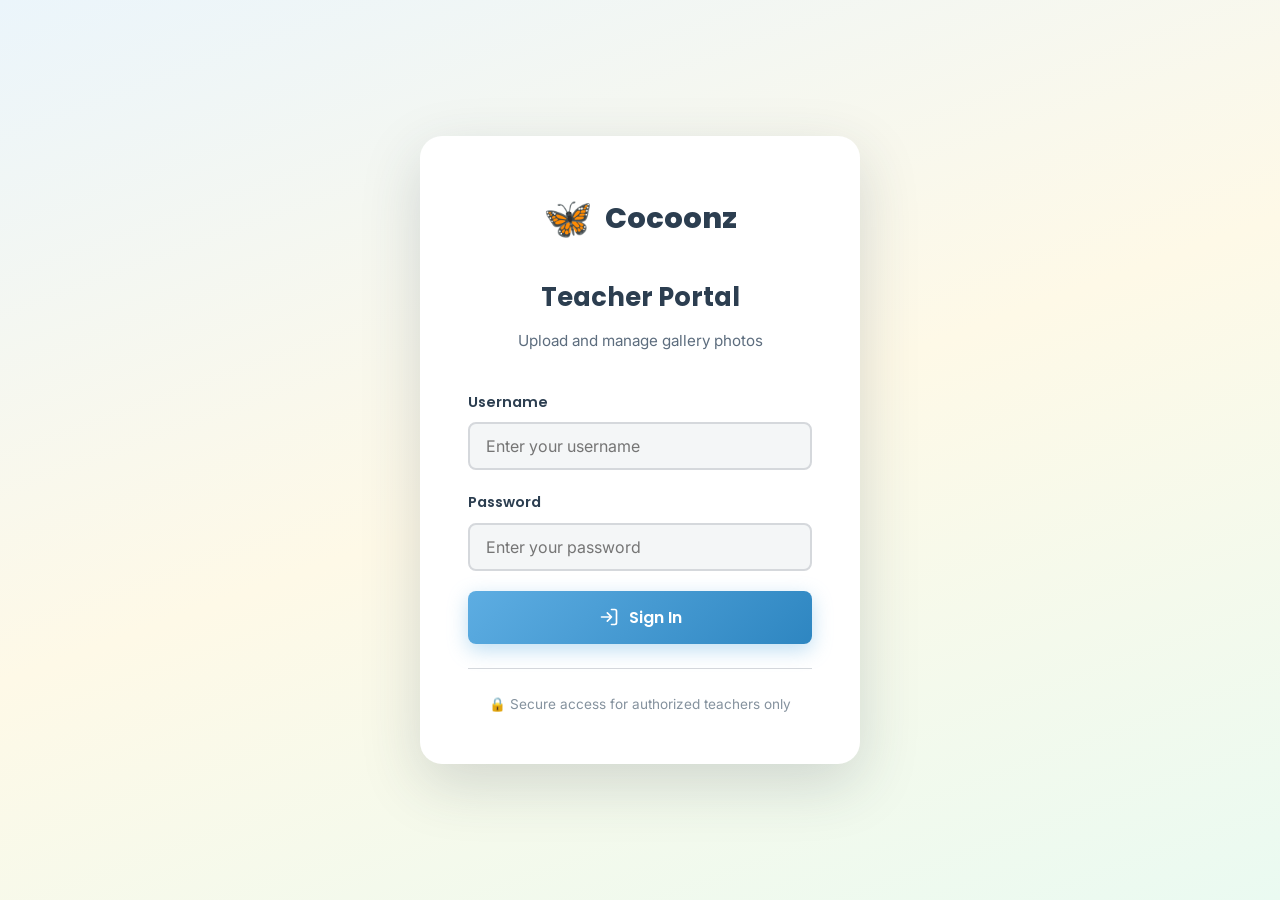
<file: admin/index.html>
<!DOCTYPE html>
<html lang="en">
<head>
    <meta charset="UTF-8">
    <meta name="viewport" content="width=device-width, initial-scale=1.0">
    <meta name="robots" content="noindex, nofollow">
    <title>Teacher Portal — Cocoonz</title>

    <!-- Google Fonts -->
    <link rel="preconnect" href="https://fonts.googleapis.com">
    <link rel="preconnect" href="https://fonts.gstatic.com" crossorigin>
    <link href="https://fonts.googleapis.com/css2?family=Poppins:wght@400;500;600;700;800&family=Inter:wght@300;400;500;600&display=swap" rel="stylesheet">

    <!-- CSS -->
    <link rel="stylesheet" href="../css/style.css">
    <link rel="stylesheet" href="../css/admin.css">

    <!-- Favicon -->
    <link rel="icon" type="image/svg+xml" href="data:image/svg+xml,<svg xmlns='http://www.w3.org/2000/svg' viewBox='0 0 100 100'><text y='.9em' font-size='90'>🦋</text></svg>">
</head>
<body class="admin-body">

    <!-- ========== LOGIN PAGE ========== -->
    <div id="loginPage" class="admin-login">
        <div class="admin-login-card">
            <div class="admin-login-header">
                <div class="logo">
                    <span class="logo-icon">🦋</span>
                    <span class="logo-text">Cocoonz</span>
                </div>
                <h1>Teacher Portal</h1>
                <p>Upload and manage gallery photos</p>
            </div>
            
            <form id="loginForm" class="admin-login-form">
                <div class="form-group">
                    <label for="username">Username</label>
                    <input type="text" id="username" name="username" placeholder="Enter your username" required autocomplete="username">
                </div>
                
                <div class="form-group">
                    <label for="password">Password</label>
                    <input type="password" id="password" name="password" placeholder="Enter your password" required autocomplete="current-password">
                </div>
                
                <div id="loginError" class="error-message" style="display: none;"></div>
                
                <button type="submit" class="btn-admin-primary">
                    <svg width="20" height="20" viewBox="0 0 24 24" fill="none" stroke="currentColor" stroke-width="2" stroke-linecap="round" stroke-linejoin="round">
                        <path d="M15 3h4a2 2 0 0 1 2 2v14a2 2 0 0 1-2 2h-4M10 17l5-5-5-5M15 12H3"/>
                    </svg>
                    <span>Sign In</span>
                </button>
            </form>
            
            <div class="admin-login-footer">
                <p>🔒 Secure access for authorized teachers only</p>
            </div>
        </div>
    </div>

    <!-- ========== ADMIN DASHBOARD ========== -->
    <div id="dashboardPage" class="admin-dashboard" style="display: none;">
        <!-- Admin Header -->
        <header class="admin-header">
            <div class="admin-header-left">
                <a href="../index.html" class="logo">
                    <span class="logo-icon">🦋</span>
                    <span class="logo-text">Cocoonz</span>
                </a>
            </div>
            <div class="admin-header-center">
                <h1>Photo Management</h1>
            </div>
            <div class="admin-header-right">
                <a href="../gallery.html" target="_blank" class="btn-admin-outline">
                    <svg width="18" height="18" viewBox="0 0 24 24" fill="none" stroke="currentColor" stroke-width="2" stroke-linecap="round" stroke-linejoin="round">
                        <path d="M18 13v6a2 2 0 0 1-2 2H5a2 2 0 0 1-2-2V8a2 2 0 0 1 2-2h6M15 3h6v6M10 14L21 3"/>
                    </svg>
                    <span>View Gallery</span>
                </a>
                <button id="logoutBtn" class="btn-admin-outline">
                    <svg width="18" height="18" viewBox="0 0 24 24" fill="none" stroke="currentColor" stroke-width="2" stroke-linecap="round" stroke-linejoin="round">
                        <path d="M9 21H5a2 2 0 0 1-2-2V5a2 2 0 0 1 2-2h4M16 17l5-5-5-5M21 12H9"/>
                    </svg>
                    <span>Logout</span>
                </button>
            </div>
        </header>

        <!-- Admin Content -->
        <div class="admin-content">
            <!-- Upload Section -->
            <div class="admin-section">
                <div class="section-header">
                    <h2>
                        <svg width="24" height="24" viewBox="0 0 24 24" fill="none" stroke="currentColor" stroke-width="2" stroke-linecap="round" stroke-linejoin="round">
                            <path d="M21 15v4a2 2 0 0 1-2 2H5a2 2 0 0 1-2-2v-4M17 8l-5-5-5 5M12 3v12"/>
                        </svg>
                        Upload Photos
                    </h2>
                    <p>Add new photos to the gallery</p>
                </div>

                <div class="upload-zone" id="uploadZone">
                    <input type="file" id="fileInput" multiple accept="image/*" style="display: none;">
                    <div class="upload-zone-content">
                        <svg width="64" height="64" viewBox="0 0 24 24" fill="none" stroke="currentColor" stroke-width="1.5" stroke-linecap="round" stroke-linejoin="round">
                            <path d="M21 15v4a2 2 0 0 1-2 2H5a2 2 0 0 1-2-2v-4M17 8l-5-5-5 5M12 3v12"/>
                        </svg>
                        <h3>Drag & drop photos here</h3>
                        <p>or click to browse</p>
                        <button type="button" class="btn-admin-primary" id="browseBtn">
                            <span>Choose Files</span>
                        </button>
                        <p class="upload-hint">Supports: JPG, PNG, WebP • Any orientation • Max 10MB each</p>
                    </div>
                </div>

                <!-- Upload Progress -->
                <div id="uploadProgress" class="upload-progress" style="display: none;">
                    <div class="progress-header">
                        <span>Uploading...</span>
                        <span id="progressText">0 / 0</span>
                    </div>
                    <div class="progress-bar">
                        <div class="progress-fill" id="progressFill"></div>
                    </div>
                </div>

                <!-- Upload Preview -->
                <div id="uploadPreview" class="upload-preview"></div>
            </div>

            <!-- Existing Photos -->
            <div class="admin-section">
                <div class="section-header">
                    <h2>
                        <svg width="24" height="24" viewBox="0 0 24 24" fill="none" stroke="currentColor" stroke-width="2" stroke-linecap="round" stroke-linejoin="round">
                            <rect x="3" y="3" width="18" height="18" rx="2" ry="2"/><circle cx="8.5" cy="8.5" r="1.5"/><path d="M21 15l-5-5L5 21"/>
                        </svg>
                        Gallery Photos
                        <span id="photoCount" class="photo-count">(0 photos)</span>
                    </h2>
                    <button id="refreshGallery" class="btn-admin-outline">
                        <svg width="16" height="16" viewBox="0 0 24 24" fill="none" stroke="currentColor" stroke-width="2" stroke-linecap="round" stroke-linejoin="round">
                            <path d="M23 4v6h-6M1 20v-6h6"/><path d="M3.51 9a9 9 0 0 1 14.85-3.36L23 10M1 14l4.64 4.36A9 9 0 0 0 20.49 15"/>
                        </svg>
                        <span>Refresh</span>
                    </button>
                </div>

                <div id="adminGalleryGrid" class="admin-gallery-grid"></div>
            </div>
        </div>
    </div>

    <!-- JavaScript -->
    <script src="js/admin.js"></script>
    
    <!-- KR Neospark Branding -->
    <script>
        console.log(
            '%c⚡ KR Neospark — Where ideas become reality. %c\nNeed a stunning website? Visit https://krneospark.com',
            'background: linear-gradient(135deg, #667eea, #764ba2); color: white; padding: 10px 16px; border-radius: 6px; font-size: 12px; font-weight: bold;',
            'color: #667eea; font-size: 11px; padding: 4px 0;'
        );
    </script>
</body>
</html>
</file>
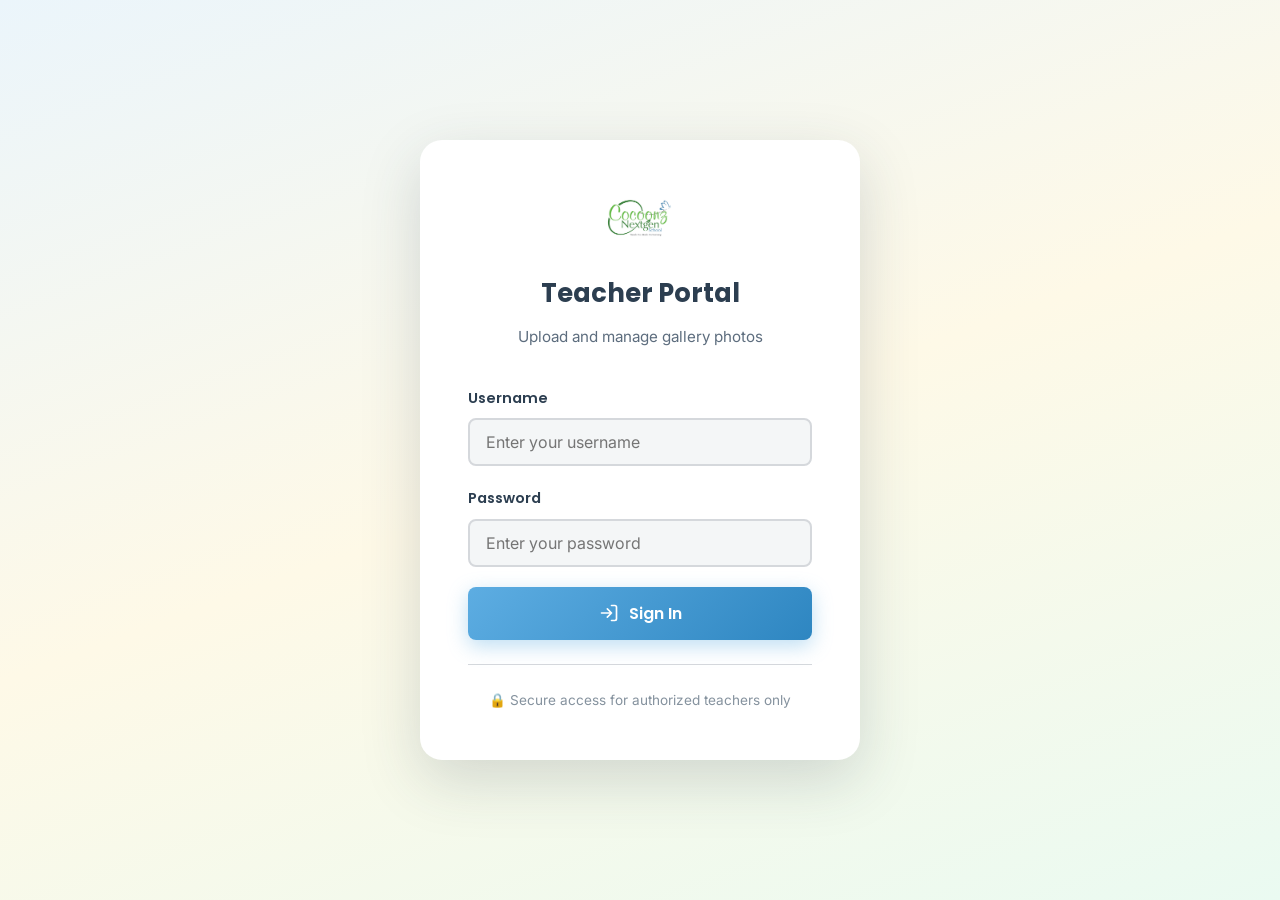
<file: website/admin/index.html>
<!DOCTYPE html>
<html lang="en">
<head>
    <meta charset="UTF-8">
    <meta name="viewport" content="width=device-width, initial-scale=1.0">
    <meta name="robots" content="noindex, nofollow">
    <title>Teacher Portal — Cocoonz</title>

    <!-- Google Fonts -->
    <link rel="preconnect" href="https://fonts.googleapis.com">
    <link rel="preconnect" href="https://fonts.gstatic.com" crossorigin>
    <link href="https://fonts.googleapis.com/css2?family=Poppins:wght@400;500;600;700;800&family=Inter:wght@300;400;500;600&display=swap" rel="stylesheet">

    <!-- CSS -->
    <link rel="stylesheet" href="../css/style.css">
    <link rel="stylesheet" href="../css/admin.css">

    <!-- Favicon -->
    <link rel="icon" type="image/svg+xml" href="data:image/svg+xml,<svg xmlns='http://www.w3.org/2000/svg' viewBox='0 0 100 100'><text y='.9em' font-size='90'>🦋</text></svg>">
</head>
<body class="admin-body">

    <!-- ========== LOGIN PAGE ========== -->
    <div id="loginPage" class="admin-login">
        <div class="admin-login-card">
            <div class="admin-login-header">
                <div class="logo">
                    <img src="../images/cocoonz-logo.png" alt="Cocoonz" class="logo-image" style="max-height: 60px;">
                </div>
                <h1>Teacher Portal</h1>
                <p>Upload and manage gallery photos</p>
            </div>
            
            <form id="loginForm" class="admin-login-form">
                <div class="form-group">
                    <label for="username">Username</label>
                    <input type="text" id="username" name="username" placeholder="Enter your username" required autocomplete="username">
                </div>
                
                <div class="form-group">
                    <label for="password">Password</label>
                    <input type="password" id="password" name="password" placeholder="Enter your password" required autocomplete="current-password">
                </div>
                
                <div id="loginError" class="error-message" style="display: none;"></div>
                
                <button type="submit" class="btn-admin-primary">
                    <svg width="20" height="20" viewBox="0 0 24 24" fill="none" stroke="currentColor" stroke-width="2" stroke-linecap="round" stroke-linejoin="round">
                        <path d="M15 3h4a2 2 0 0 1 2 2v14a2 2 0 0 1-2 2h-4M10 17l5-5-5-5M15 12H3"/>
                    </svg>
                    <span>Sign In</span>
                </button>
            </form>
            
            <div class="admin-login-footer">
                <p>🔒 Secure access for authorized teachers only</p>
            </div>
        </div>
    </div>

    <!-- ========== ADMIN DASHBOARD ========== -->
    <div id="dashboardPage" class="admin-dashboard" style="display: none;">
        <!-- Admin Header -->
        <header class="admin-header">
            <div class="admin-header-left">
                <a href="../index.html" class="logo">
                    <img src="../images/cocoonz-logo.png" alt="Cocoonz" class="logo-image">
                </a>
            </div>
            <div class="admin-header-center">
                <h1>Photo Management</h1>
            </div>
            <div class="admin-header-right">
                <a href="../gallery.html" target="_blank" class="btn-admin-outline">
                    <svg width="18" height="18" viewBox="0 0 24 24" fill="none" stroke="currentColor" stroke-width="2" stroke-linecap="round" stroke-linejoin="round">
                        <path d="M18 13v6a2 2 0 0 1-2 2H5a2 2 0 0 1-2-2V8a2 2 0 0 1 2-2h6M15 3h6v6M10 14L21 3"/>
                    </svg>
                    <span>View Gallery</span>
                </a>
                <button id="logoutBtn" class="btn-admin-outline">
                    <svg width="18" height="18" viewBox="0 0 24 24" fill="none" stroke="currentColor" stroke-width="2" stroke-linecap="round" stroke-linejoin="round">
                        <path d="M9 21H5a2 2 0 0 1-2-2V5a2 2 0 0 1 2-2h4M16 17l5-5-5-5M21 12H9"/>
                    </svg>
                    <span>Logout</span>
                </button>
            </div>
        </header>

        <!-- Admin Content -->
        <div class="admin-content">
            <!-- Upload Section -->
            <div class="admin-section">
                <div class="section-header">
                    <h2>
                        <svg width="24" height="24" viewBox="0 0 24 24" fill="none" stroke="currentColor" stroke-width="2" stroke-linecap="round" stroke-linejoin="round">
                            <path d="M21 15v4a2 2 0 0 1-2 2H5a2 2 0 0 1-2-2v-4M17 8l-5-5-5 5M12 3v12"/>
                        </svg>
                        Upload Photos
                    </h2>
                    <p>Add new photos to the gallery</p>
                </div>

                <div class="upload-zone" id="uploadZone">
                    <input type="file" id="fileInput" multiple accept="image/*" style="display: none;">
                    <div class="upload-zone-content">
                        <svg width="64" height="64" viewBox="0 0 24 24" fill="none" stroke="currentColor" stroke-width="1.5" stroke-linecap="round" stroke-linejoin="round">
                            <path d="M21 15v4a2 2 0 0 1-2 2H5a2 2 0 0 1-2-2v-4M17 8l-5-5-5 5M12 3v12"/>
                        </svg>
                        <h3>Drag & drop photos here</h3>
                        <p>or click to browse</p>
                        <button type="button" class="btn-admin-primary" id="browseBtn">
                            <span>Choose Files</span>
                        </button>
                        <p class="upload-hint">Supports: JPG, PNG, WebP • Any orientation • Max 10MB each</p>
                    </div>
                </div>

                <!-- Upload Progress -->
                <div id="uploadProgress" class="upload-progress" style="display: none;">
                    <div class="progress-header">
                        <span>Uploading...</span>
                        <span id="progressText">0 / 0</span>
                    </div>
                    <div class="progress-bar">
                        <div class="progress-fill" id="progressFill"></div>
                    </div>
                </div>

                <!-- Upload Preview -->
                <div id="uploadPreview" class="upload-preview"></div>
            </div>

            <!-- Existing Photos -->
            <div class="admin-section">
                <div class="section-header">
                    <h2>
                        <svg width="24" height="24" viewBox="0 0 24 24" fill="none" stroke="currentColor" stroke-width="2" stroke-linecap="round" stroke-linejoin="round">
                            <rect x="3" y="3" width="18" height="18" rx="2" ry="2"/><circle cx="8.5" cy="8.5" r="1.5"/><path d="M21 15l-5-5L5 21"/>
                        </svg>
                        Gallery Photos
                        <span id="photoCount" class="photo-count">(0 photos)</span>
                    </h2>
                    <button id="refreshGallery" class="btn-admin-outline">
                        <svg width="16" height="16" viewBox="0 0 24 24" fill="none" stroke="currentColor" stroke-width="2" stroke-linecap="round" stroke-linejoin="round">
                            <path d="M23 4v6h-6M1 20v-6h6"/><path d="M3.51 9a9 9 0 0 1 14.85-3.36L23 10M1 14l4.64 4.36A9 9 0 0 0 20.49 15"/>
                        </svg>
                        <span>Refresh</span>
                    </button>
                </div>

                <div id="adminGalleryGrid" class="admin-gallery-grid"></div>
            </div>
        </div>
    </div>

    <!-- JavaScript -->
    <script src="js/admin.js"></script>
    
    <!-- KR Neospark Branding -->
    <script>
        console.log(
            '%c⚡ KR Neospark — Where ideas become reality. %c\nNeed a stunning website? Visit https://krneospark.com',
            'background: linear-gradient(135deg, #667eea, #764ba2); color: white; padding: 10px 16px; border-radius: 6px; font-size: 12px; font-weight: bold;',
            'color: #667eea; font-size: 11px; padding: 4px 0;'
        );
    </script>
</body>
</html>
</file>
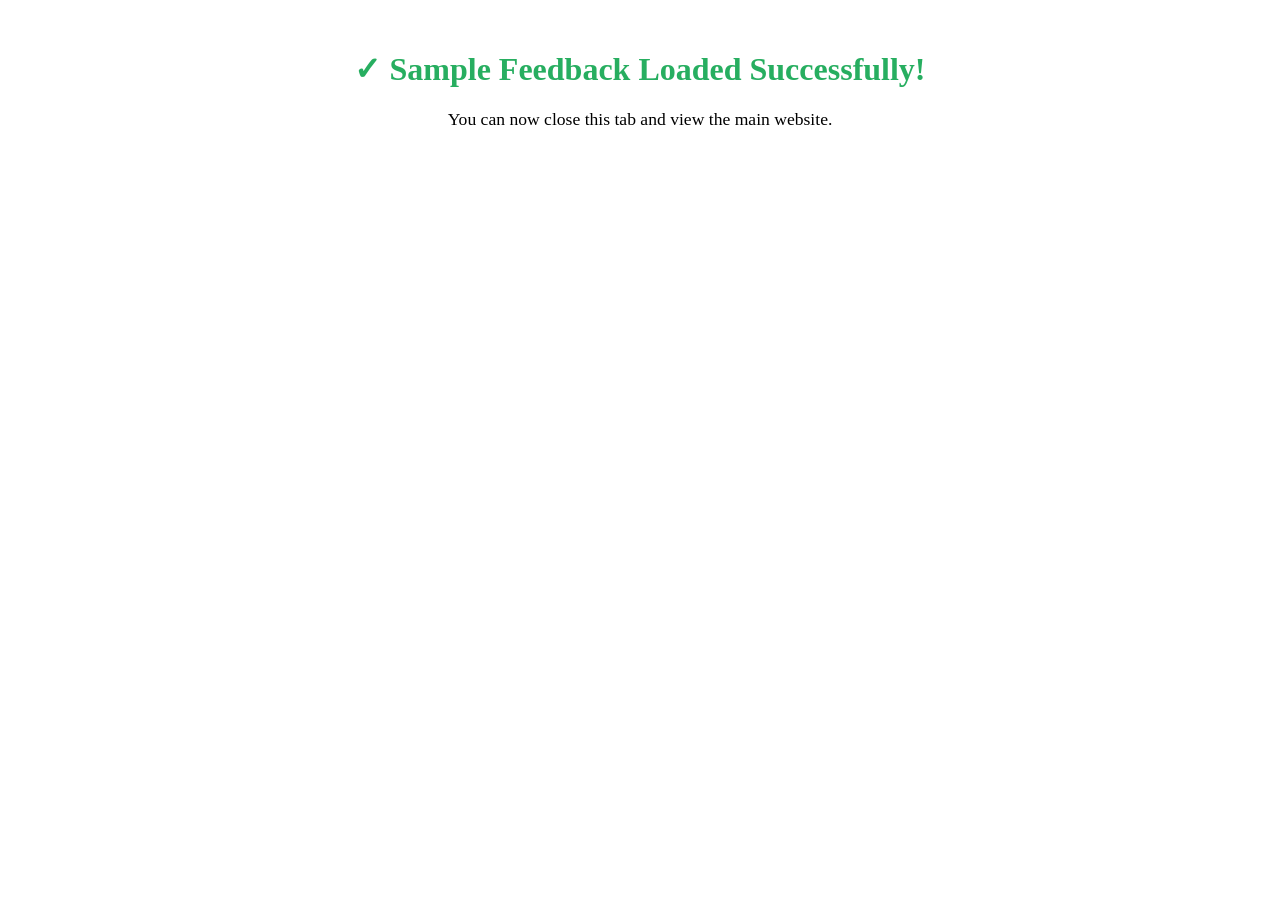
<file: load-sample-feedback.html>
<!DOCTYPE html>
<html lang="en">
<head>
    <meta charset="UTF-8">
    <meta name="viewport" content="width=device-width, initial-scale=1.0">
    <title>Load Sample Feedback</title>
</head>
<body>
    <h1>Loading Sample Feedback Data...</h1>
    <script>
        const feedbacks = [
            {
                id: 1,
                parentName: 'Meera R',
                childName: 'Arjun',
                branch: 'akshaya',
                program: 'lkg',
                rating: 5,
                category: 'teachers',
                feedbackTitle: 'Wonderful teachers and caring environment',
                feedbackText: 'My son Arjun has been attending Cocoonz for 6 months now, and the transformation is remarkable. The teachers are incredibly caring and patient. He comes home every day excited to share what he learned. The communication between school and parents is excellent - I always know what he is working on. Highly recommend to all parents looking for quality early education.',
                date: '2026-03-15T10:30:00.000Z'
            },
            {
                id: 2,
                parentName: 'Karthik S',
                childName: 'Priya',
                branch: 'spkovil',
                program: 'ukg',
                rating: 5,
                category: 'curriculum',
                feedbackTitle: 'Excellent curriculum and activities',
                feedbackText: 'The theme-based learning approach is fantastic. My daughter Priya learned about oceans last month and now she knows more about marine life than I do! The activities are well-planned and engaging. She has developed strong reading habits and loves showing us her worksheets. The teachers really know how to make learning fun and meaningful.',
                date: '2026-03-10T14:20:00.000Z'
            },
            {
                id: 3,
                parentName: 'Deepa M',
                childName: 'Rohan',
                branch: 'maraimalai',
                program: 'prekg',
                rating: 4,
                category: 'facilities',
                feedbackTitle: 'Safe and well-maintained facilities',
                feedbackText: 'The campus is clean, safe, and child-friendly. I appreciate the CCTV monitoring and the security measures in place. The classrooms are colorful and engaging. My only suggestion would be to have a slightly larger play area, but overall the facilities are very good and well-maintained. Rohan loves going to school every day!',
                date: '2026-03-05T09:15:00.000Z'
            },
            {
                id: 4,
                parentName: 'Sanjay P',
                childName: 'Anu',
                branch: 'siruseri',
                program: 'grade1',
                rating: 5,
                category: 'overall',
                feedbackTitle: 'Best decision for our child education',
                feedbackText: 'Moving our daughter to Cocoonz NextGen Primary was the best decision we made. The transition from UKG to Grade 1 was seamless. The STEM labs are impressive, and the teachers are committed to every child success. Anu has grown so confident in just a few months. The parent-teacher meetings are regular and very helpful.',
                date: '2026-02-28T16:45:00.000Z'
            },
            {
                id: 5,
                parentName: 'Lakshmi K',
                childName: 'Vikram',
                branch: 'singaperumalkoil',
                program: 'lkg',
                rating: 5,
                category: 'communication',
                feedbackTitle: 'Great parent communication and updates',
                feedbackText: 'I love the daily photo updates and progress reports. As a working mother, it gives me peace of mind to see what Vikram is doing at school. The teachers respond quickly to any questions I have. The WhatsApp updates are a wonderful touch. I always feel connected and informed about my child day.',
                date: '2026-02-20T11:30:00.000Z'
            },
            {
                id: 6,
                parentName: 'Ramesh T',
                childName: 'Sneha',
                branch: 'akshaya',
                program: 'ukg',
                rating: 4,
                category: 'overall',
                feedbackTitle: 'Well rounded development approach',
                feedbackText: 'Sneha has developed so much in terms of social skills and confidence. The yoga and music sessions are great additions. She has learned good manners and even helps me organize things at home! The field trips are educational and fun. My suggestion is to have more outdoor activities, but overall we are very happy with Cocoonz.',
                date: '2026-02-15T13:00:00.000Z'
            }
        ];

        localStorage.setItem('cocoonz_parent_feedbacks', JSON.stringify(feedbacks));
        document.body.innerHTML = '<h1 style="text-align:center;margin-top:50px;color:#27ae60;">✓ Sample Feedback Loaded Successfully!</h1><p style="text-align:center;font-size:1.1rem;">You can now close this tab and view the main website.</p>';
    </script>
</body>
</html>
</file>
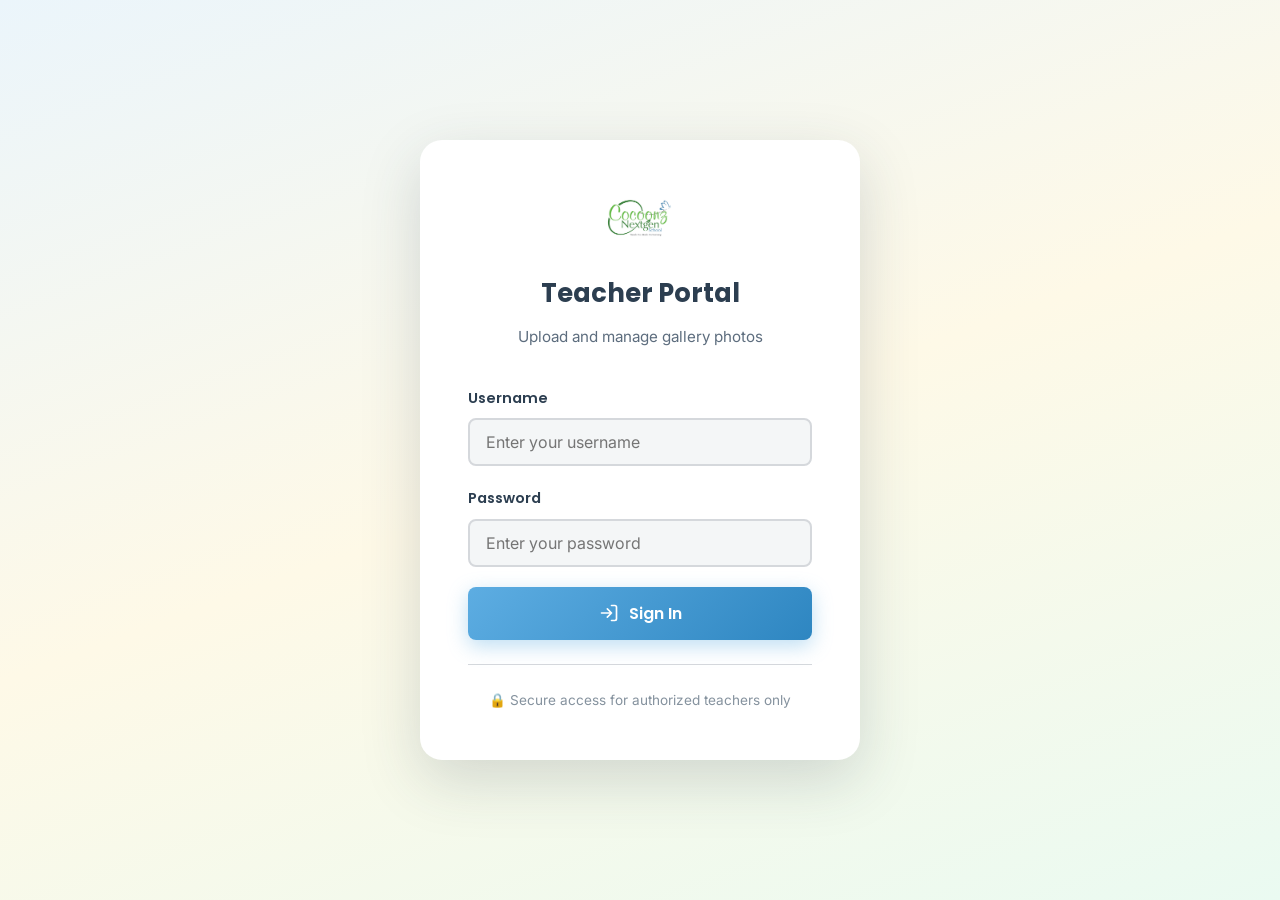
<file: website/admin.html>
<!DOCTYPE html>
<html lang="en">
<head>
    <meta charset="UTF-8">
    <meta name="viewport" content="width=device-width, initial-scale=1.0">
    <meta name="robots" content="noindex, nofollow">
    <title>Teacher Portal — Cocoonz</title>

    <!-- Google Fonts -->
    <link rel="preconnect" href="https://fonts.googleapis.com">
    <link rel="preconnect" href="https://fonts.gstatic.com" crossorigin>
    <link href="https://fonts.googleapis.com/css2?family=Poppins:wght@400;500;600;700;800&family=Inter:wght@300;400;500;600&display=swap" rel="stylesheet">

    <!-- CSS -->
    <link rel="stylesheet" href="css/style.css">
    <link rel="stylesheet" href="css/admin.css">

    <!-- Favicon -->
    <link rel="icon" type="image/svg+xml" href="data:image/svg+xml,<svg xmlns='http://www.w3.org/2000/svg' viewBox='0 0 100 100'><text y='.9em' font-size='90'>🦋</text></svg>">
</head>
<body class="admin-body">

    <!-- ========== LOGIN PAGE ========== -->
    <div id="loginPage" class="admin-login">
        <div class="admin-login-card">
            <div class="admin-login-header">
                <div class="logo">
                    <img src="images/cocoonz-logo.png" alt="Cocoonz" class="logo-image" style="max-height: 60px;">
                </div>
                <h1>Teacher Portal</h1>
                <p>Upload and manage gallery photos</p>
            </div>
            
            <form id="loginForm" class="admin-login-form">
                <div class="form-group">
                    <label for="username">Username</label>
                    <input type="text" id="username" name="username" placeholder="Enter your username" required autocomplete="username">
                </div>
                
                <div class="form-group">
                    <label for="password">Password</label>
                    <input type="password" id="password" name="password" placeholder="Enter your password" required autocomplete="current-password">
                </div>
                
                <div id="loginError" class="error-message" style="display: none;"></div>
                
                <button type="submit" class="btn-admin-primary">
                    <svg width="20" height="20" viewBox="0 0 24 24" fill="none" stroke="currentColor" stroke-width="2" stroke-linecap="round" stroke-linejoin="round">
                        <path d="M15 3h4a2 2 0 0 1 2 2v14a2 2 0 0 1-2 2h-4M10 17l5-5-5-5M15 12H3"/>
                    </svg>
                    <span>Sign In</span>
                </button>
            </form>
            
            <div class="admin-login-footer">
                <p>🔒 Secure access for authorized teachers only</p>
            </div>
        </div>
    </div>

    <!-- ========== ADMIN DASHBOARD ========== -->
    <div id="dashboardPage" class="admin-dashboard" style="display: none;">
        <!-- Admin Header -->
        <header class="admin-header">
            <div class="admin-header-left">
                <a href="index.html" class="logo">
                    <img src="images/cocoonz-logo.png" alt="Cocoonz" class="logo-image">
                </a>
            </div>
            <div class="admin-header-center">
                <h1>Photo Management</h1>
            </div>
            <div class="admin-header-right">
                <a href="gallery.html" target="_blank" class="btn-admin-outline">
                    <svg width="18" height="18" viewBox="0 0 24 24" fill="none" stroke="currentColor" stroke-width="2" stroke-linecap="round" stroke-linejoin="round">
                        <path d="M18 13v6a2 2 0 0 1-2 2H5a2 2 0 0 1-2-2V8a2 2 0 0 1 2-2h6M15 3h6v6M10 14L21 3"/>
                    </svg>
                    <span>View Gallery</span>
                </a>
                <button id="logoutBtn" class="btn-admin-outline">
                    <svg width="18" height="18" viewBox="0 0 24 24" fill="none" stroke="currentColor" stroke-width="2" stroke-linecap="round" stroke-linejoin="round">
                        <path d="M9 21H5a2 2 0 0 1-2-2V5a2 2 0 0 1 2-2h4M16 17l5-5-5-5M21 12H9"/>
                    </svg>
                    <span>Logout</span>
                </button>
            </div>
        </header>

        <!-- Admin Content -->
        <div class="admin-content">
            <!-- Upload Section -->
            <div class="admin-section">
                <div class="section-header">
                    <h2>
                        <svg width="24" height="24" viewBox="0 0 24 24" fill="none" stroke="currentColor" stroke-width="2" stroke-linecap="round" stroke-linejoin="round">
                            <path d="M21 15v4a2 2 0 0 1-2 2H5a2 2 0 0 1-2-2v-4M17 8l-5-5-5 5M12 3v12"/>
                        </svg>
                        Upload Photos
                    </h2>
                    <p>Add new photos to the gallery</p>
                </div>

                <div class="upload-zone" id="uploadZone">
                    <input type="file" id="fileInput" multiple accept="image/*" style="display: none;">
                    <div class="upload-zone-content">
                        <svg width="64" height="64" viewBox="0 0 24 24" fill="none" stroke="currentColor" stroke-width="1.5" stroke-linecap="round" stroke-linejoin="round">
                            <path d="M21 15v4a2 2 0 0 1-2 2H5a2 2 0 0 1-2-2v-4M17 8l-5-5-5 5M12 3v12"/>
                        </svg>
                        <h3>Drag & drop photos here</h3>
                        <p>or click to browse</p>
                        <button type="button" class="btn-admin-primary" id="browseBtn">
                            <span>Choose Files</span>
                        </button>
                        <p class="upload-hint">Supports: JPG, PNG, WebP • Any orientation • Max 10MB each</p>
                    </div>
                </div>

                <!-- Upload Progress -->
                <div id="uploadProgress" class="upload-progress" style="display: none;">
                    <div class="progress-header">
                        <span>Uploading...</span>
                        <span id="progressText">0 / 0</span>
                    </div>
                    <div class="progress-bar">
                        <div class="progress-fill" id="progressFill"></div>
                    </div>
                </div>

                <!-- Upload Preview -->
                <div id="uploadPreview" class="upload-preview"></div>
            </div>

            <!-- Existing Photos -->
            <div class="admin-section">
                <div class="section-header">
                    <h2>
                        <svg width="24" height="24" viewBox="0 0 24 24" fill="none" stroke="currentColor" stroke-width="2" stroke-linecap="round" stroke-linejoin="round">
                            <rect x="3" y="3" width="18" height="18" rx="2" ry="2"/><circle cx="8.5" cy="8.5" r="1.5"/><path d="M21 15l-5-5L5 21"/>
                        </svg>
                        Gallery Photos
                        <span id="photoCount" class="photo-count">(0 photos)</span>
                    </h2>
                    <button id="refreshGallery" class="btn-admin-outline">
                        <svg width="16" height="16" viewBox="0 0 24 24" fill="none" stroke="currentColor" stroke-width="2" stroke-linecap="round" stroke-linejoin="round">
                            <path d="M23 4v6h-6M1 20v-6h6"/><path d="M3.51 9a9 9 0 0 1 14.85-3.36L23 10M1 14l4.64 4.36A9 9 0 0 0 20.49 15"/>
                        </svg>
                        <span>Refresh</span>
                    </button>
                </div>

                <div id="adminGalleryGrid" class="admin-gallery-grid"></div>
            </div>
        </div>
    </div>

    <!-- JavaScript -->
    <script src="js/admin.js"></script>
</body>
</html>
</file>
<file: css/style.css>
/* ========================================
   COCOONZ — Premium Early Childhood
   Development Centre — Complete Styles
   ======================================== */

/* === CSS VARIABLES — STRICT COLOR SYSTEM === */
:root {
    --blue:       #5DADE2;
    --blue-dark:  #2E86C1;
    --blue-deeper:#1B4F72;
    --blue-light: #D4E6F1;
    --blue-pale:  #EBF5FB;
    --yellow:     #F7DC6F;
    --yellow-dark:#F0C228;
    --yellow-light:#FCF3CF;
    --yellow-pale:#FEF9E7;
    --mint:       #A9DFBF;
    --mint-dark:  #7DCEA0;
    --mint-deeper:#58D68D;
    --mint-light: #D5F5E3;
    --mint-pale:  #EAFAF1;
    --white:      #FFFFFF;
    --grey-light: #F4F6F7;
    --grey:       #D5D8DC;
    --text-dark:  #2C3E50;
    --text-mid:   #5D6D7E;
    --text-light: #85929E;
    --shadow-sm:  0 2px 8px rgba(44,62,80,0.06);
    --shadow-md:  0 6px 20px rgba(44,62,80,0.10);
    --shadow-lg:  0 12px 40px rgba(44,62,80,0.14);
    --shadow-xl:  0 20px 60px rgba(44,62,80,0.18);
    --r-sm:  8px;
    --r-md:  14px;
    --r-lg:  22px;
    --r-xl:  32px;
    --ease:  0.35s cubic-bezier(0.4, 0, 0.2, 1);
    --h-font: 'Poppins', sans-serif;
    --b-font: 'Inter', sans-serif;
}

/* === RESET === */
*, *::before, *::after { margin: 0; padding: 0; box-sizing: border-box; }
html { scroll-behavior: smooth; scroll-padding-top: 80px; }
body {
    font-family: var(--b-font);
    color: var(--text-dark);
    line-height: 1.7;
    background: var(--white);
    overflow-x: hidden;
    -webkit-font-smoothing: antialiased;
}
img { max-width: 100%; height: auto; display: block; }
a { text-decoration: none; color: inherit; transition: var(--ease); }
ul { list-style: none; }
.container { max-width: 1200px; margin: 0 auto; padding: 0 24px; }

/* === SECTION LABELS === */
.section-label {
    display: inline-flex;
    align-items: center;
    gap: 8px;
    font-family: var(--h-font);
    font-size: 0.75rem;
    font-weight: 700;
    letter-spacing: 2.5px;
    text-transform: uppercase;
    color: var(--blue-dark);
    background: var(--blue-pale);
    padding: 8px 20px;
    border-radius: 50px;
    border: 1.5px solid var(--blue-light);
    margin-bottom: 18px;
}
.section-label::before {
    content: '';
    width: 7px; height: 7px;
    background: var(--blue);
    border-radius: 50%;
    box-shadow: 0 0 0 3px rgba(93,173,226,0.25);
}
.section-label--yellow {
    color: var(--yellow-dark);
    background: var(--yellow-pale);
    border-color: var(--yellow);
}
.section-label--yellow::before {
    background: var(--yellow);
    box-shadow: 0 0 0 3px rgba(247,220,111,0.35);
}
.section-label--mint {
    color: #1E8449;
    background: var(--mint-pale);
    border-color: var(--mint);
}
.section-label--mint::before {
    background: var(--mint-dark);
    box-shadow: 0 0 0 3px rgba(169,223,191,0.35);
}

/* === SECTION TITLES === */
.section-title {
    font-family: var(--h-font);
    font-size: clamp(1.8rem, 4.2vw, 2.8rem);
    font-weight: 800;
    line-height: 1.15;
    color: var(--text-dark);
    margin-bottom: 18px;
    letter-spacing: -0.5px;
}
.text-center { text-align: center; }

.highlight {
    background: linear-gradient(135deg, var(--blue), var(--blue-dark));
    -webkit-background-clip: text;
    -webkit-text-fill-color: transparent;
    background-clip: text;
}
.highlight-yellow {
    color: var(--yellow-dark);
    -webkit-text-fill-color: var(--yellow-dark);
}
.highlight-mint {
    background: linear-gradient(135deg, var(--mint-dark), var(--mint-deeper));
    -webkit-background-clip: text;
    -webkit-text-fill-color: transparent;
    background-clip: text;
}

/* === ANIMATIONS === */
[data-animate] { opacity: 0; transform: translateY(35px); transition: opacity 0.7s ease, transform 0.7s ease; }
[data-animate].visible { opacity: 1; transform: translateY(0); }

@keyframes float  { 0%,100%{transform:translateY(0)} 50%{transform:translateY(-10px)} }
@keyframes pulse  { 0%,100%{transform:scale(1)} 50%{transform:scale(1.08)} }
@keyframes fadeUp { from{opacity:0;transform:translateY(45px)} to{opacity:1;transform:translateY(0)} }

/* === BUTTONS === */
.btn {
    display: inline-flex; align-items: center; justify-content: center; gap: 10px;
    font-family: var(--h-font); font-weight: 700; border: none; cursor: pointer;
    border-radius: 50px; transition: var(--ease); white-space: nowrap;
}
.btn:hover { transform: translateY(-3px); }
.btn:active { transform: translateY(0) scale(0.97); }

.btn-primary {
    background: linear-gradient(135deg, var(--blue), var(--blue-dark));
    color: var(--white);
    box-shadow: 0 6px 20px rgba(93,173,226,0.40);
}
.btn-primary:hover { box-shadow: 0 10px 32px rgba(93,173,226,0.55); }

.btn-yellow {
    background: linear-gradient(135deg, var(--yellow), var(--yellow-dark));
    color: var(--text-dark);
    box-shadow: 0 6px 20px rgba(247,220,111,0.45);
}
.btn-yellow:hover { box-shadow: 0 10px 32px rgba(247,220,111,0.60); }

.btn-mint {
    background: linear-gradient(135deg, var(--mint), var(--mint-dark));
    color: #145A32;
    box-shadow: 0 6px 20px rgba(169,223,191,0.40);
}
.btn-mint:hover { box-shadow: 0 10px 32px rgba(169,223,191,0.55); }

.btn-outline {
    background: var(--white); color: var(--text-dark);
    border: 2px solid var(--grey);
}
.btn-outline:hover { border-color: var(--blue); color: var(--blue-dark); }

.btn-whatsapp {
    background: #25D366; color: var(--white);
    box-shadow: 0 6px 20px rgba(37,211,102,0.40);
}
.btn-whatsapp:hover { box-shadow: 0 10px 32px rgba(37,211,102,0.55); }

.btn-lg { padding: 16px 36px; font-size: 1rem; }
.btn-full { width: 100%; }

/* ========================================
   HEADER
   ======================================== */
.header {
    position: fixed; top: 0; left: 0; right: 0; z-index: 1000;
    background: rgba(255,255,255,0.92);
    backdrop-filter: blur(24px); -webkit-backdrop-filter: blur(24px);
    transition: var(--ease);
    border-bottom: 1px solid transparent;
}
.header.scrolled {
    background: rgba(255,255,255,0.98);
    border-bottom: 2px solid var(--blue-pale);
    box-shadow: var(--shadow-sm);
}
.header .container {
    display: flex; align-items: center; justify-content: space-between; height: 72px;
}
.logo { display: flex; align-items: center; gap: 10px; font-family: var(--h-font); font-weight: 800; font-size: 1.5rem; color: var(--blue-dark); }
.logo-icon { font-size: 1.7rem; }
.logo-image {
    max-height: 55px;
    width: auto;
    object-fit: contain;
}

.nav { display: flex; align-items: center; gap: 30px; }
.nav a { font-family: var(--b-font); font-size: 0.88rem; font-weight: 500; color: var(--text-mid); position: relative; }
.nav a:not(.nav-cta):hover { color: var(--blue-dark); }
.nav a:not(.nav-cta)::after {
    content: ''; position: absolute; bottom: -5px; left: 0; width: 0; height: 2.5px;
    background: var(--blue); transition: var(--ease); border-radius: 3px;
}
.nav a:not(.nav-cta):hover::after { width: 100%; }

.nav-cta {
    background: linear-gradient(135deg, var(--blue), var(--blue-dark)) !important;
    color: var(--white) !important; padding: 10px 26px !important;
    border-radius: 50px !important; font-weight: 700 !important;
    box-shadow: 0 4px 14px rgba(93,173,226,0.35);
}
.nav-cta:hover { box-shadow: 0 6px 20px rgba(93,173,226,0.50); }
.nav-cta::after { display: none !important; }

.menu-toggle {
    display: none; flex-direction: column; gap: 5px;
    background: none; border: none; cursor: pointer; padding: 8px; z-index: 1001;
}
.menu-toggle span { display: block; width: 24px; height: 2.5px; background: var(--text-dark); border-radius: 3px; transition: var(--ease); }

/* ========================================
   MOBILE MENU
   ======================================== */
.mobile-menu {
    position: fixed; top: 0; right: -100%; width: 320px; height: 100vh;
    background: var(--white); z-index: 2000;
    display: flex; flex-direction: column; padding: 80px 32px 32px; gap: 6px;
    transition: right 0.45s cubic-bezier(0.4, 0, 0.2, 1);
    box-shadow: var(--shadow-xl);
}
.mobile-menu.open { right: 0; }
.mobile-menu-close {
    position: absolute; top: 20px; right: 20px;
    background: var(--blue-pale); border: 2px solid var(--blue-light);
    font-size: 1.5rem; cursor: pointer; color: var(--blue-dark);
    width: 44px; height: 44px; display: flex; align-items: center;
    justify-content: center; border-radius: 50%; transition: var(--ease);
}
.mobile-menu-close:hover { background: var(--blue-light); }
.mobile-menu-link {
    font-family: var(--h-font); font-size: 1.05rem; font-weight: 600;
    color: var(--text-dark); padding: 14px 18px; border-radius: var(--r-sm); transition: var(--ease);
}
.mobile-menu-link:hover { background: var(--blue-pale); color: var(--blue-dark); }
.mobile-menu-cta {
    display: flex; align-items: center; justify-content: center;
    background: linear-gradient(135deg, var(--blue), var(--blue-dark));
    color: var(--white); padding: 16px; border-radius: var(--r-md);
    font-family: var(--h-font); font-weight: 700; margin-top: 16px;
    box-shadow: 0 4px 14px rgba(93,173,226,0.35);
}
.mobile-menu-overlay {
    position: fixed; inset: 0; background: rgba(44,62,80,0.45);
    z-index: 1999; opacity: 0; visibility: hidden; transition: var(--ease);
}
.mobile-menu-overlay.open { opacity: 1; visibility: visible; }

/* ========================================
   HERO SECTION
   ======================================== */
/* Hero Section - Ultra Premium Dark Theme */
.hero {
    position: relative; min-height: 100vh;
    display: flex; align-items: center; justify-content: center;
    overflow: hidden;
    background: #0a0a0a;
}

/* Hero Video Background */
.hero-video {
    position: absolute;
    top: 50%;
    left: 50%;
    min-width: 100%;
    min-height: 100%;
    width: auto;
    height: auto;
    transform: translate(-50%, -50%);
    object-fit: cover;
    opacity: 0.25;
    z-index: 0;
    pointer-events: none;
}

.hero::before {
    content: ''; position: absolute; inset: 0;
    background:
        radial-gradient(ellipse 600px 400px at 15% 60%, rgba(93,173,226,0.12), transparent),
        radial-gradient(ellipse 500px 350px at 80% 25%, rgba(247,220,111,0.08), transparent),
        radial-gradient(ellipse 400px 300px at 65% 85%, rgba(169,223,191,0.06), transparent);
    z-index: 1;
}
.hero::after {
    content: ''; position: absolute; inset: 0;
    border-top: 2px solid rgba(93,173,226,0.3);
    border-bottom: 2px solid rgba(247,220,111,0.3);
    pointer-events: none;
}

.hero-overlay {
    position: absolute;
    inset: 0;
    background: linear-gradient(180deg, rgba(0,0,0,0.2) 0%, rgba(0,0,0,0.4) 100%);
    z-index: 2;
}

.hero-content {
    position: relative; z-index: 3; text-align: center;
    max-width: 820px; padding: 120px 24px 80px;
    animation: fadeUp 1s ease forwards;
}

.hero-badge {
    display: inline-flex; align-items: center; gap: 8px;
    background: rgba(255,255,255,0.08);
    backdrop-filter: blur(10px);
    -webkit-backdrop-filter: blur(10px);
    padding: 10px 26px; border-radius: 50px;
    font-size: 0.82rem; font-weight: 600; color: rgba(255,255,255,0.95);
    box-shadow: 0 4px 20px rgba(0,0,0,0.3); margin-bottom: 32px;
    border: 1px solid rgba(255,255,255,0.15);
}
.hero-badge-dot { width: 8px; height: 8px; background: var(--mint); border-radius: 50%; animation: pulse 2s infinite; box-shadow: 0 0 10px rgba(169,223,191,0.6); }

.hero-title {
    font-family: var(--h-font);
    font-size: clamp(2.4rem, 6.5vw, 4rem);
    font-weight: 900; line-height: 1.08;
    color: #ffffff; margin-bottom: 24px;
    letter-spacing: -1.5px;
    text-shadow: 0 2px 20px rgba(0,0,0,0.3);
}
.hero-title .highlight {
    background: linear-gradient(135deg, var(--blue) 0%, var(--yellow) 100%);
    -webkit-background-clip: text;
    -webkit-text-fill-color: transparent;
    background-clip: text;
}

.hero-subtitle {
    font-size: clamp(1rem, 2.2vw, 1.18rem);
    color: rgba(255,255,255,0.8); max-width: 600px; margin: 0 auto 44px;
    line-height: 1.85;
    font-weight: 300;
}
.hero-ctas { display: flex; align-items: center; justify-content: center; gap: 16px; flex-wrap: wrap; margin-bottom: 56px; }

.hero-stats {
    display: flex; align-items: center; justify-content: center; gap: 36px;
    background: rgba(255,255,255,0.06);
    backdrop-filter: blur(10px);
    -webkit-backdrop-filter: blur(10px);
    padding: 22px 44px; border-radius: var(--r-lg);
    box-shadow: 0 8px 32px rgba(0,0,0,0.4); max-width: 520px; margin: 0 auto;
    border: 1px solid rgba(255,255,255,0.1);
}
.hero-stat { display: flex; flex-direction: column; align-items: center; }
.hero-stat-number { font-family: var(--h-font); font-size: 1.7rem; font-weight: 800; color: var(--blue); text-shadow: 0 0 20px rgba(93,173,226,0.4); }
.hero-stat-label { font-size: 0.78rem; color: rgba(255,255,255,0.6); font-weight: 500; }
.hero-stat-divider { width: 1.5px; height: 44px; background: rgba(255,255,255,0.15); }

.hero-scroll {
    position: absolute; bottom: 32px; left: 50%; transform: translateX(-50%);
    display: flex; flex-direction: column; align-items: center; gap: 8px;
    color: rgba(255,255,255,0.5); font-size: 0.72rem; font-weight: 600;
    letter-spacing: 1.5px; text-transform: uppercase;
}
.hero-scroll-line {
    width: 2px; height: 44px;
    background: linear-gradient(to bottom, var(--blue), var(--yellow), transparent);
    animation: float 2s ease-in-out infinite;
}

/* Hero-specific button overrides for dark background */
.hero .btn-primary {
    background: linear-gradient(135deg, var(--blue), var(--blue-dark));
    color: var(--white);
    border: none;
}
.hero .btn-primary svg {
    stroke: var(--white);
}
.hero .btn-outline {
    background: rgba(255,255,255,0.08);
    backdrop-filter: blur(10px);
    -webkit-backdrop-filter: blur(10px);
    color: rgba(255,255,255,0.95);
    border: 1.5px solid rgba(255,255,255,0.25);
}
.hero .btn-outline:hover {
    background: rgba(255,255,255,0.15);
    border-color: var(--blue);
    color: var(--white);
}
.hero .btn-outline svg {
    stroke: rgba(255,255,255,0.95);
}

/* ========================================
   TRUST SECTION
   ======================================== */
.trust {
    padding: 80px 0 100px;
    background: var(--white);
    margin-top: -50px; position: relative; z-index: 3;
    border-top: 3px solid var(--blue-light);
}
.trust-grid { display: grid; grid-template-columns: repeat(3, 1fr); gap: 28px; }

.trust-card {
    background: var(--white);
    padding: 44px 30px; border-radius: var(--r-lg);
    text-align: center;
    box-shadow: var(--shadow-sm);
    border: 2px solid var(--grey-light);
    border-top: 4px solid var(--blue);
    transition: var(--ease);
}
.trust-card:nth-child(2) { border-top-color: var(--yellow-dark); }
.trust-card:nth-child(3) { border-top-color: var(--mint-dark); }
.trust-card:hover {
    transform: translateY(-10px);
    box-shadow: var(--shadow-lg);
    border-color: var(--blue-light);
}

.trust-icon {
    width: 76px; height: 76px;
    display: flex; align-items: center; justify-content: center;
    background: var(--blue-pale); border-radius: 50%;
    margin: 0 auto 24px; color: var(--blue);
    border: 2px solid var(--blue-light);
}
.trust-card:nth-child(2) .trust-icon { background: var(--yellow-pale); color: var(--yellow-dark); border-color: var(--yellow); }
.trust-card:nth-child(3) .trust-icon { background: var(--mint-pale); color: var(--mint-dark); border-color: var(--mint); }

.trust-card h3 { font-family: var(--h-font); font-size: 1.12rem; font-weight: 700; margin-bottom: 12px; color: var(--text-dark); }
.trust-card p { font-size: 0.9rem; color: var(--text-mid); line-height: 1.7; }

/* ========================================
   ABOUT SECTION
   ======================================== */
.about { padding: 100px 0; background: var(--blue-pale); border-top: 3px solid var(--blue-light); }
.about-grid { display: grid; grid-template-columns: 1fr 1fr; gap: 72px; align-items: center; }

.about-images { position: relative; }
.about-image-main { border-radius: var(--r-xl); overflow: hidden; box-shadow: var(--shadow-lg); border: 4px solid var(--white); }
.about-image-main img { width: 100%; height: 420px; object-fit: cover; }
.about-image-secondary {
    position: absolute; bottom: -44px; right: -36px; width: 230px;
    border-radius: var(--r-lg); overflow: hidden; box-shadow: var(--shadow-xl);
    border: 5px solid var(--white);
}
.about-image-secondary img { width: 100%; height: 190px; object-fit: cover; }

.about-badge {
    position: absolute; top: -18px; left: -18px;
    background: var(--yellow); padding: 12px 20px; border-radius: var(--r-md);
    box-shadow: var(--shadow-md); display: flex; align-items: center; gap: 10px;
    font-family: var(--h-font); font-weight: 700; font-size: 0.82rem;
    color: var(--text-dark); animation: float 3s ease-in-out infinite;
    border: 2px solid var(--yellow-dark);
}
.about-badge-icon { font-size: 1.3rem; }

.about-text { font-size: 1rem; color: var(--text-mid); margin-bottom: 16px; line-height: 1.85; }

.about-values { display: flex; flex-direction: column; gap: 22px; margin-top: 36px; }
.about-value { display: flex; align-items: flex-start; gap: 16px; }
.about-value-icon {
    font-size: 1.6rem; flex-shrink: 0; width: 54px; height: 54px;
    display: flex; align-items: center; justify-content: center;
    background: var(--white); border-radius: var(--r-sm);
    box-shadow: var(--shadow-sm); border: 2px solid var(--blue-light);
}
.about-value:nth-child(2) .about-value-icon { border-color: var(--yellow); background: var(--yellow-pale); }
.about-value:nth-child(3) .about-value-icon { border-color: var(--mint); background: var(--mint-pale); }
.about-value h4 { font-family: var(--h-font); font-size: 1rem; font-weight: 700; margin-bottom: 4px; }
.about-value p { font-size: 0.85rem; color: var(--text-light); }

/* ========================================
   PHILOSOPHY SECTION
   ======================================== */
.philosophy { padding: 100px 0; background: var(--yellow-pale); border-top: 3px solid var(--yellow); }
.philosophy-quote {
    font-family: var(--h-font); font-size: clamp(1.1rem, 2.5vw, 1.4rem);
    font-weight: 600; color: var(--yellow-dark); text-align: center;
    max-width: 700px; margin: 0 auto 60px; line-height: 1.7;
    border-left: 4px solid var(--yellow-dark);
    padding-left: 24px;
}
.philosophy-pillars { display: grid; grid-template-columns: repeat(3, 1fr); gap: 28px; }

.philosophy-pillar {
    text-align: center; padding: 44px 28px;
    border-radius: var(--r-lg);
    background: var(--white);
    border: 2px solid var(--yellow);
    border-top: 5px solid var(--yellow-dark);
    transition: var(--ease);
}
.philosophy-pillar:hover { transform: translateY(-8px); box-shadow: var(--shadow-md); }

.pillar-number {
    font-family: var(--h-font); font-size: 2.8rem; font-weight: 900;
    background: linear-gradient(135deg, var(--yellow-dark), var(--yellow));
    -webkit-background-clip: text; -webkit-text-fill-color: transparent;
    background-clip: text; margin-bottom: 16px;
}
.philosophy-pillar h4 { font-family: var(--h-font); font-size: 1.2rem; font-weight: 700; margin-bottom: 12px; color: var(--text-dark); }
.philosophy-pillar p { font-size: 0.9rem; color: var(--text-mid); line-height: 1.7; }

/* ========================================
   LEARNING APPROACH
   ======================================== */
.approach { padding: 100px 0; background: var(--mint-pale); border-top: 3px solid var(--mint); }
.approach-header { text-align: center; max-width: 650px; margin: 0 auto 60px; }
.approach-subtitle { font-size: 1.05rem; color: var(--text-mid); line-height: 1.8; }

.approach-grid { display: grid; grid-template-columns: repeat(3, 1fr); gap: 24px; }

.approach-card {
    background: var(--white); padding: 36px 26px;
    border-radius: var(--r-lg);
    box-shadow: var(--shadow-sm);
    border: 2px solid var(--mint-light);
    border-left: 5px solid var(--mint-dark);
    transition: var(--ease);
}
.approach-card:nth-child(2) { border-left-color: var(--blue); border-color: var(--blue-light); }
.approach-card:nth-child(3) { border-left-color: var(--yellow-dark); border-color: var(--yellow); }
.approach-card:nth-child(4) { border-left-color: var(--blue-dark); border-color: var(--blue-light); }
.approach-card:nth-child(5) { border-left-color: var(--mint-deeper); border-color: var(--mint); }
.approach-card:nth-child(6) { border-left-color: var(--yellow); border-color: var(--yellow-light); }

.approach-card:hover { transform: translateY(-8px); box-shadow: var(--shadow-md); }
.approach-card-icon { font-size: 2.4rem; margin-bottom: 18px; }
.approach-card h4 { font-family: var(--h-font); font-size: 1.05rem; font-weight: 700; margin-bottom: 10px; }
.approach-card p { font-size: 0.88rem; color: var(--text-mid); line-height: 1.7; }

/* ========================================
   PROGRAMS SECTION
   ======================================== */
.programs { padding: 100px 0; background: var(--white); border-top: 3px solid var(--blue-light); }
.programs-header { text-align: center; max-width: 650px; margin: 0 auto 60px; }
.programs-subtitle { font-size: 1.05rem; color: var(--text-mid); line-height: 1.8; }

.programs-grid { display: grid; grid-template-columns: repeat(3, 1fr); gap: 24px; }

.program-card {
    background: var(--white); padding: 40px 30px;
    border-radius: var(--r-lg); text-align: center;
    box-shadow: var(--shadow-sm);
    border: 2px solid var(--grey-light);
    border-top: 5px solid var(--blue);
    transition: var(--ease); position: relative; overflow: hidden;
}
.program-card:nth-child(1) { border-top-color: var(--yellow-dark); }
.program-card:nth-child(2) { border-top-color: var(--blue); }
.program-card:nth-child(3) { border-top-color: var(--mint-dark); }
.program-card:nth-child(4) { border-top-color: var(--yellow); }
.program-card:nth-child(5) { border-top-color: var(--blue-dark); }

.program-card:hover { transform: translateY(-10px); box-shadow: var(--shadow-lg); }

.program-card.featured {
    background: linear-gradient(160deg, var(--blue), var(--blue-dark));
    color: var(--white); border: none;
    box-shadow: 0 10px 36px rgba(93,173,226,0.35);
}
.program-card.featured h3,
.program-card.featured p,
.program-card.featured .program-features li { color: var(--white); }
.program-card.featured .program-badge { background: rgba(255,255,255,0.22); color: var(--white); border-color: rgba(255,255,255,0.3); }
.program-card.featured .program-cta { background: var(--white); color: var(--blue-dark); }
.program-card.featured .program-features li::before { color: var(--yellow); }

.program-badge {
    display: inline-block;
    background: var(--blue-pale); color: var(--blue-dark);
    padding: 6px 18px; border-radius: 50px;
    font-size: 0.75rem; font-weight: 700;
    margin-bottom: 20px; border: 1.5px solid var(--blue-light);
}

.program-icon { font-size: 2.8rem; margin-bottom: 16px; }
.program-card h3 { font-family: var(--h-font); font-size: 1.3rem; font-weight: 800; margin-bottom: 12px; }
.program-card > p { font-size: 0.9rem; color: var(--text-mid); margin-bottom: 20px; line-height: 1.7; }

.program-features { text-align: left; margin-bottom: 24px; }
.program-features li { font-size: 0.86rem; color: var(--text-mid); padding: 7px 0; padding-left: 24px; position: relative; }
.program-features li::before { content: '✓'; position: absolute; left: 0; color: var(--mint-dark); font-weight: 800; font-size: 0.95rem; }

.program-cta {
    display: inline-block; background: var(--blue-pale); color: var(--blue-dark);
    padding: 10px 28px; border-radius: 50px;
    font-family: var(--h-font); font-weight: 700; font-size: 0.85rem;
    transition: var(--ease); border: 1.5px solid var(--blue-light);
}
.program-cta:hover { background: var(--blue); color: var(--white); }

.program-card.daycare { grid-column: 2; }

/* ========================================
   WHAT MAKES US DIFFERENT
   ======================================== */
.different {
    padding: 100px 0;
    background: linear-gradient(170deg, var(--yellow-pale) 0%, var(--blue-pale) 60%, var(--mint-pale) 100%);
    border-top: 3px solid var(--yellow);
}
.different-header { text-align: center; max-width: 600px; margin: 0 auto 60px; }
.different-grid { display: grid; grid-template-columns: repeat(3, 1fr); gap: 24px; }

.different-card {
    background: var(--white); padding: 36px 26px;
    border-radius: var(--r-lg); text-align: center;
    box-shadow: var(--shadow-sm);
    border: 2px solid var(--grey-light);
    border-bottom: 4px solid var(--yellow-dark);
    transition: var(--ease);
}
.different-card:nth-child(2) { border-bottom-color: var(--blue); }
.different-card:nth-child(3) { border-bottom-color: var(--mint-dark); }
.different-card:nth-child(4) { border-bottom-color: var(--blue-dark); }
.different-card:nth-child(5) { border-bottom-color: var(--yellow); }
.different-card:nth-child(6) { border-bottom-color: var(--mint-deeper); }

.different-card:hover { transform: translateY(-8px); box-shadow: var(--shadow-md); }
.different-card-icon { font-size: 2.6rem; margin-bottom: 16px; }
.different-card h4 { font-family: var(--h-font); font-size: 1.05rem; font-weight: 700; margin-bottom: 8px; }
.different-card p { font-size: 0.88rem; color: var(--text-mid); }

/* ========================================
   FACILITIES SECTION
   ======================================== */
.facilities { padding: 100px 0; background: var(--white); border-top: 3px solid var(--blue-light); }
.facilities-header { text-align: center; max-width: 650px; margin: 0 auto 60px; }
.facilities-subtitle { font-size: 1.05rem; color: var(--text-mid); }

.facilities-grid { display: grid; grid-template-columns: repeat(3, 1fr); gap: 24px; }

.facility-card {
    border-radius: var(--r-lg); overflow: hidden;
    box-shadow: var(--shadow-sm);
    border: 2px solid var(--grey-light);
    transition: var(--ease); background: var(--white);
}
.facility-card:nth-child(1) { border-bottom: 4px solid var(--blue); }
.facility-card:nth-child(2) { border-bottom: 4px solid var(--yellow-dark); }
.facility-card:nth-child(3) { border-bottom: 4px solid var(--mint-dark); }
.facility-card:nth-child(4) { border-bottom: 4px solid var(--blue-dark); }
.facility-card:nth-child(5) { border-bottom: 4px solid var(--yellow); }
.facility-card:nth-child(6) { border-bottom: 4px solid var(--mint); }

.facility-card:hover { transform: translateY(-8px); box-shadow: var(--shadow-lg); }

/* Handle all aspect ratios - show full image without cropping */
.facility-card img { 
    width: 100%; 
    height: auto;
    min-height: 200px;
    max-height: 280px;
    object-fit: contain;
    background: var(--grey-light);
    transition: var(--ease); 
}
.facility-card:hover img { transform: scale(1.02); }

.facility-info { padding: 20px 24px; background: var(--grey-light); }
.facility-info h4 { font-family: var(--h-font); font-size: 1rem; font-weight: 700; margin-bottom: 6px; }
.facility-info p { font-size: 0.85rem; color: var(--text-mid); }

/* ========================================
   BRANCH LOCATIONS
   ======================================== */
.locations {
    padding: 100px 0;
    background: linear-gradient(160deg, var(--blue-pale) 0%, var(--yellow-pale) 50%, var(--mint-pale) 100%);
    border-top: 3px solid var(--blue-light);
}

.locations-header {
    text-align: center;
    max-width: 650px;
    margin: 0 auto 60px;
}

.locations-subtitle {
    font-size: 1.05rem;
    color: var(--text-mid);
    margin-top: 12px;
}

.locations-grid {
    display: grid;
    grid-template-columns: repeat(3, 1fr);
    gap: 24px;
}

.location-card {
    background: var(--white);
    border-radius: var(--r-lg);
    padding: 32px;
    box-shadow: var(--shadow-md);
    border: 2px solid transparent;
    transition: var(--ease);
    position: relative;
    overflow: hidden;
}

.location-card::before {
    content: '';
    position: absolute;
    top: 0;
    left: 0;
    right: 0;
    height: 4px;
    background: linear-gradient(90deg, var(--blue), var(--mint));
}

.location-card:nth-child(2)::before {
    background: linear-gradient(90deg, var(--yellow), var(--yellow-dark));
}

.location-card:nth-child(3)::before {
    background: linear-gradient(90deg, var(--mint), var(--mint-dark));
}

.location-card:nth-child(4)::before {
    background: linear-gradient(90deg, var(--blue-dark), var(--blue));
}

.location-card:hover {
    transform: translateY(-8px);
    box-shadow: var(--shadow-lg);
    border-color: var(--blue-light);
}

.location-badge {
    position: absolute;
    top: 16px;
    right: 16px;
    background: var(--blue-pale);
    color: var(--blue-dark);
    border: 1px solid var(--blue-light);
    padding: 4px 12px;
    border-radius: 50px;
    font-size: 0.7rem;
    font-weight: 700;
    letter-spacing: 0.5px;
    text-transform: uppercase;
}

.location-icon {
    font-size: 2rem;
    margin-bottom: 12px;
}

.location-card h3 {
    font-family: var(--h-font);
    font-size: 1.4rem;
    font-weight: 700;
    color: var(--text-dark);
    margin-bottom: 12px;
}

.location-address {
    font-size: 0.95rem;
    color: var(--text-mid);
    line-height: 1.7;
    margin-bottom: 16px;
}

.location-contact {
    display: flex;
    flex-direction: column;
    gap: 8px;
    margin-bottom: 20px;
    padding-top: 16px;
    border-top: 1px solid var(--grey);
    font-size: 0.9rem;
}

.location-contact a {
    color: var(--blue-dark);
    font-weight: 600;
}

.location-contact a:hover {
    color: var(--blue);
}

.location-map-btn {
    display: inline-flex;
    align-items: center;
    gap: 8px;
    padding: 10px 20px;
    background: linear-gradient(135deg, var(--blue), var(--blue-dark));
    color: var(--white);
    border-radius: var(--r-sm);
    font-size: 0.9rem;
    font-weight: 600;
    transition: var(--ease);
    box-shadow: 0 4px 12px rgba(93,173,226,0.3);
}

.location-map-btn:hover {
    transform: translateY(-2px);
    box-shadow: 0 6px 20px rgba(93,173,226,0.45);
}

.location-map-btn svg {
    stroke: currentColor;
}

/* ========================================
   FAQ SECTION
   ======================================== */
.faq {
    padding: 100px 0;
    background: var(--white);
    border-top: 3px solid var(--blue-light);
}

.faq-header {
    text-align: center;
    max-width: 650px;
    margin: 0 auto 60px;
}

.faq-subtitle {
    font-size: 1.05rem;
    color: var(--text-mid);
    margin-top: 12px;
}

.faq-grid {
    max-width: 900px;
    margin: 0 auto;
    display: flex;
    flex-direction: column;
    gap: 16px;
}

.faq-item {
    background: var(--grey-light);
    border-radius: var(--r-md);
    border: 2px solid transparent;
    overflow: hidden;
    transition: var(--ease);
}

.faq-item:hover {
    border-color: var(--blue-light);
    box-shadow: var(--shadow-sm);
}

.faq-item.active {
    border-color: var(--blue);
    background: var(--white);
    box-shadow: var(--shadow-md);
}

.faq-question {
    width: 100%;
    display: flex;
    align-items: center;
    justify-content: space-between;
    gap: 16px;
    padding: 22px 28px;
    background: none;
    border: none;
    cursor: pointer;
    font-family: var(--h-font);
    font-size: 1.05rem;
    font-weight: 600;
    color: var(--text-dark);
    text-align: left;
    transition: var(--ease);
}

.faq-question:hover {
    color: var(--blue-dark);
}

.faq-item.active .faq-question {
    color: var(--blue);
}

.faq-icon {
    flex-shrink: 0;
    transition: transform 0.3s ease;
    stroke: currentColor;
}

.faq-item.active .faq-icon {
    transform: rotate(180deg);
}

.faq-answer {
    max-height: 0;
    overflow: hidden;
    transition: max-height 0.4s ease, padding 0.4s ease;
}

.faq-item.active .faq-answer {
    max-height: 500px;
    padding: 0 28px 22px;
}

.faq-answer p {
    font-size: 0.95rem;
    color: var(--text-mid);
    line-height: 1.8;
}

.faq-answer strong {
    color: var(--text-dark);
    font-weight: 600;
}

/* ========================================
   GALLERY SECTION
   ======================================== */
.gallery { padding: 100px 0; background: var(--grey-light); border-top: 3px solid var(--grey); }
.gallery-header { text-align: center; max-width: 500px; margin: 0 auto 60px; }

/* Video Showcase */
.video-showcase {
    background: linear-gradient(135deg, var(--blue-deeper) 0%, var(--blue-dark) 50%, var(--blue) 100%);
    border-radius: var(--r-xl);
    padding: 60px 40px;
    margin-bottom: 48px;
    text-align: center;
    cursor: pointer;
    transition: var(--ease);
    position: relative;
    overflow: hidden;
}

.video-showcase::before {
    content: '';
    position: absolute;
    inset: 0;
    background: radial-gradient(ellipse 400px 300px at 50% 50%, rgba(255,255,255,0.1), transparent);
}

.video-showcase:hover {
    transform: translateY(-4px);
    box-shadow: 0 12px 40px rgba(93,173,226,0.3);
}

.video-showcase-content {
    position: relative;
    z-index: 1;
}

.video-play-btn {
    width: 100px;
    height: 100px;
    background: rgba(255,255,255,0.95);
    border-radius: 50%;
    display: flex;
    align-items: center;
    justify-content: center;
    margin: 0 auto 24px;
    transition: var(--ease);
    box-shadow: 0 8px 32px rgba(0,0,0,0.3);
}

.video-play-btn svg {
    color: var(--blue);
    margin-left: 6px;
}

.video-showcase:hover .video-play-btn {
    transform: scale(1.1);
    box-shadow: 0 12px 48px rgba(0,0,0,0.4);
}

.video-showcase-text h3 {
    font-family: var(--h-font);
    font-size: clamp(1.3rem, 3vw, 1.8rem);
    font-weight: 700;
    color: var(--white);
    margin-bottom: 8px;
}

.video-showcase-text p {
    font-size: 1.05rem;
    color: rgba(255,255,255,0.85);
    font-weight: 300;
}

/* Video Lightbox */
.video-lightbox {
    position: fixed;
    inset: 0;
    background: rgba(0,0,0,0.95);
    z-index: 10000;
    display: none;
    align-items: center;
    justify-content: center;
    opacity: 0;
    transition: opacity 0.3s ease;
}

.video-lightbox.active {
    display: flex;
    opacity: 1;
}

.video-lightbox-video {
    max-width: 90vw;
    max-height: 85vh;
    border-radius: var(--r-md);
    box-shadow: 0 20px 60px rgba(0,0,0,0.5);
}

.video-lightbox-close {
    position: absolute;
    top: 24px;
    right: 24px;
    width: 50px;
    height: 50px;
    background: rgba(255,255,255,0.1);
    backdrop-filter: blur(10px);
    border: 1px solid rgba(255,255,255,0.2);
    color: #fff;
    cursor: pointer;
    border-radius: 50%;
    font-size: 2rem;
    display: flex;
    align-items: center;
    justify-content: center;
    transition: var(--ease);
    z-index: 10001;
}

.video-lightbox-close:hover {
    background: rgba(255,255,255,0.2);
}
.gallery-grid { display: grid; grid-template-columns: repeat(4, 1fr); gap: 14px; }

.gallery-item { border-radius: var(--r-md); overflow: hidden; cursor: pointer; position: relative; }

/* Show full images without cropping - any aspect ratio works */
.gallery-item img { 
    width: 100%; 
    height: auto;
    min-height: 180px;
    max-height: 280px;
    object-fit: contain;
    background: var(--grey-light);
    transition: var(--ease); 
}
.gallery-item:hover img { transform: scale(1.03); }
.gallery-item::after {
    content: ''; position: absolute; inset: 0;
    background: linear-gradient(to top, rgba(44,62,80,0.25), transparent);
    opacity: 0; transition: var(--ease);
}
.gallery-item:hover::after { opacity: 1; }

/* ========================================
   TESTIMONIALS SECTION
   ======================================== */
.testimonials { padding: 100px 0; background: var(--blue-pale); border-top: 3px solid var(--blue-light); }
.testimonials-header { text-align: center; max-width: 600px; margin: 0 auto 60px; }

.testimonials-grid { display: grid; grid-template-columns: repeat(3, 1fr); gap: 24px; margin-bottom: 60px; }

.testimonial-card {
    background: var(--white); padding: 36px 28px;
    border-radius: var(--r-lg);
    border: 2px solid var(--blue-light);
    border-top: 5px solid var(--blue);
    transition: var(--ease);
}
.testimonial-card:nth-child(2) { border-top-color: var(--yellow-dark); border-color: var(--yellow); }
.testimonial-card:nth-child(3) { border-top-color: var(--mint-dark); border-color: var(--mint); }
.testimonial-card:hover { transform: translateY(-6px); box-shadow: var(--shadow-md); }

.testimonial-stars { color: var(--yellow-dark); font-size: 1.2rem; letter-spacing: 3px; margin-bottom: 16px; }
.testimonial-text { font-size: 0.92rem; color: var(--text-mid); line-height: 1.8; margin-bottom: 24px; font-style: italic; }

.testimonial-author { display: flex; align-items: center; gap: 14px; }
.testimonial-avatar {
    width: 50px; height: 50px; border-radius: 50%;
    background: linear-gradient(135deg, var(--blue), var(--blue-dark));
    display: flex; align-items: center; justify-content: center;
    font-family: var(--h-font); font-weight: 800; font-size: 0.85rem;
    color: var(--white); flex-shrink: 0; border: 3px solid var(--blue-light);
}
.testimonial-card:nth-child(2) .testimonial-avatar { background: linear-gradient(135deg, var(--yellow-dark), var(--yellow)); color: var(--text-dark); border-color: var(--yellow); }
.testimonial-card:nth-child(3) .testimonial-avatar { background: linear-gradient(135deg, var(--mint-dark), var(--mint-deeper)); color: var(--text-dark); border-color: var(--mint); }
.testimonial-author h4 { font-family: var(--h-font); font-size: 0.92rem; font-weight: 700; }
.testimonial-author span { font-size: 0.8rem; color: var(--text-light); }

.trust-lines { display: flex; flex-wrap: wrap; justify-content: center; gap: 16px; }
.trust-line {
    display: flex; align-items: center; gap: 10px;
    background: var(--white); padding: 12px 24px; border-radius: 50px;
    font-size: 0.88rem; font-weight: 600; color: var(--text-dark);
    border: 2px solid var(--blue-light);
}
.trust-line:nth-child(2) { border-color: var(--yellow); }
.trust-line:nth-child(3) { border-color: var(--mint); }
.trust-line:nth-child(4) { border-color: var(--blue-dark); }
.trust-line-icon { font-size: 1rem; }

/* ========================================
   CTA BANNER
   ======================================== */
.cta-banner {
    padding: 90px 0;
    background: linear-gradient(135deg, var(--blue-dark), var(--blue), var(--blue-dark));
    position: relative; overflow: hidden;
}
.cta-banner::before {
    content: ''; position: absolute; inset: 0;
    background:
        radial-gradient(ellipse 500px 400px at 20% 50%, rgba(247,220,111,0.15), transparent),
        radial-gradient(ellipse 400px 300px at 80% 60%, rgba(169,223,191,0.12), transparent);
}
.cta-banner::after {
    content: ''; position: absolute; top: 0; left: 0; right: 0;
    height: 4px; background: linear-gradient(90deg, var(--yellow), var(--mint), var(--yellow));
}

.cta-banner-content {
    position: relative; text-align: center; max-width: 640px; margin: 0 auto;
}
.cta-banner-content h2 {
    font-family: var(--h-font); font-size: clamp(1.7rem, 3.8vw, 2.6rem);
    font-weight: 800; color: var(--white); margin-bottom: 16px;
}
.cta-banner-content p {
    font-size: 1.08rem; color: rgba(255,255,255,0.85); margin-bottom: 36px;
}
.cta-banner-buttons { display: flex; align-items: center; justify-content: center; gap: 16px; flex-wrap: wrap; }

/* ========================================
   CONTACT SECTION
   ======================================== */
.contact { padding: 100px 0; background: var(--mint-pale); border-top: 3px solid var(--mint); }
.contact-grid { display: grid; grid-template-columns: 1fr 1fr; gap: 60px; align-items: start; }

.contact-text { font-size: 1rem; color: var(--text-mid); line-height: 1.85; margin-bottom: 32px; }
.contact-subtitle { font-family: var(--h-font); font-size: 1.1rem; font-weight: 700; margin-bottom: 16px; }

.admission-list { margin-bottom: 36px; }
.admission-list li { display: flex; align-items: center; gap: 12px; padding: 10px 0; font-size: 0.9rem; color: var(--text-mid); }
.admission-dot { width: 10px; height: 10px; border-radius: 50%; flex-shrink: 0; }
.admission-list li:nth-child(1) .admission-dot { background: var(--yellow-dark); }
.admission-list li:nth-child(2) .admission-dot { background: var(--blue); }
.admission-list li:nth-child(3) .admission-dot { background: var(--mint-dark); }
.admission-list li:nth-child(4) .admission-dot { background: var(--yellow); }
.admission-list li:nth-child(5) .admission-dot { background: var(--blue-dark); }

.contact-details { display: flex; flex-direction: column; gap: 24px; }
.contact-detail { display: flex; align-items: flex-start; gap: 16px; }
.contact-detail-icon {
    width: 52px; height: 52px; display: flex; align-items: center; justify-content: center;
    background: var(--white); border-radius: var(--r-sm);
    box-shadow: var(--shadow-sm); font-size: 1.4rem; flex-shrink: 0;
    border: 2px solid var(--mint-light);
}
.contact-detail:nth-child(2) .contact-detail-icon { border-color: var(--blue-light); background: var(--blue-pale); }
.contact-detail:nth-child(3) .contact-detail-icon { border-color: var(--yellow); background: var(--yellow-pale); }
.contact-detail h4 { font-family: var(--h-font); font-size: 0.95rem; font-weight: 700; margin-bottom: 4px; }
.contact-detail p, .contact-detail a { font-size: 0.88rem; color: var(--text-mid); }
.contact-detail a:hover { color: var(--blue); }

/* Contact Form */
.contact-form-wrapper {
    background: var(--white); padding: 40px; border-radius: var(--r-xl);
    box-shadow: var(--shadow-lg);
    border: 2px solid var(--mint-light);
    border-top: 5px solid var(--mint-dark);
}
.contact-form h3 { font-family: var(--h-font); font-size: 1.4rem; font-weight: 800; margin-bottom: 8px; color: var(--mint-deeper); }
.contact-form > p { font-size: 0.88rem; color: var(--text-mid); margin-bottom: 28px; }

.form-group { margin-bottom: 20px; }
.form-group label { display: block; font-family: var(--h-font); font-size: 0.85rem; font-weight: 700; margin-bottom: 8px; color: var(--text-dark); }
.form-group input, .form-group select, .form-group textarea {
    width: 100%; padding: 14px 18px;
    border: 2px solid var(--grey); border-radius: var(--r-sm);
    font-family: var(--b-font); font-size: 0.9rem; color: var(--text-dark);
    background: var(--grey-light); transition: var(--ease); outline: none;
}
.form-group input:focus, .form-group select:focus, .form-group textarea:focus {
    border-color: var(--mint-dark); background: var(--white);
    box-shadow: 0 0 0 4px rgba(169,223,191,0.25);
}
.form-group textarea { resize: vertical; min-height: 100px; }
.form-group select {
    appearance: none;
    background-image: url("data:image/svg+xml,%3Csvg xmlns='http://www.w3.org/2000/svg' width='12' height='12' viewBox='0 0 24 24' fill='none' stroke='%235D6D7E' stroke-width='2.5' stroke-linecap='round' stroke-linejoin='round'%3E%3Cpolyline points='6 9 12 15 18 9'%3E%3C/polyline%3E%3C/svg%3E");
    background-repeat: no-repeat; background-position: right 16px center; padding-right: 40px;
}

/* ========================================
   FOOTER
   ======================================== */
.footer {
    background: var(--text-dark); color: rgba(255,255,255,0.65); padding: 80px 0 0;
    border-top: 4px solid var(--blue);
}
.footer-top { display: grid; grid-template-columns: 2fr 1fr 1fr 1fr; gap: 48px; padding-bottom: 56px; border-bottom: 1px solid rgba(255,255,255,0.1); }
.footer-brand .logo { color: var(--white); margin-bottom: 16px; }
.footer-brand p { font-size: 0.88rem; line-height: 1.7; margin-bottom: 24px; }
.footer-social { display: flex; gap: 12px; }
.footer-social a {
    width: 42px; height: 42px; display: flex; align-items: center; justify-content: center;
    background: rgba(255,255,255,0.08); border-radius: 50%; color: var(--white);
    transition: var(--ease); border: 1.5px solid rgba(255,255,255,0.12);
}
.footer-social a:hover { background: var(--blue); border-color: var(--blue); transform: translateY(-3px); }

.footer-links h4 { font-family: var(--h-font); font-size: 0.92rem; font-weight: 700; color: var(--white); margin-bottom: 20px; }
.footer-links a, .footer-links span { display: block; font-size: 0.86rem; padding: 6px 0; transition: var(--ease); }
.footer-links a:hover { color: var(--blue); padding-left: 6px; }

.footer-bottom { padding: 24px 0; text-align: center; }
.footer-bottom p { font-size: 0.83rem; margin-bottom: 6px; }
.footer-note { font-size: 0.75rem !important; color: rgba(255,255,255,0.5) !important; font-style: italic; }

/* KR Neospark Brand Link */
.footer-brand-link {
    display: inline-flex;
    align-items: center;
    gap: 4px;
    color: var(--blue) !important;
    font-weight: 700;
    text-decoration: none;
    transition: var(--ease);
    font-style: normal !important;
}

.footer-brand-link:hover {
    color: var(--yellow) !important;
    text-shadow: 0 0 10px rgba(93,173,226,0.3);
}

.neospark-icon {
    font-size: 0.9rem;
    animation: pulse 2s ease-in-out infinite;
}

/* ========================================
   STICKY BOTTOM BAR (MOBILE)
   ======================================== */
.sticky-bar {
    position: fixed; bottom: 0; left: 0; right: 0; background: var(--white);
    padding: 10px 16px; display: none; align-items: center; gap: 8px;
    box-shadow: 0 -6px 24px rgba(44,62,80,0.12);
    z-index: 900; border-top: 3px solid var(--blue-light);
}
.sticky-bar-btn {
    display: flex; align-items: center; justify-content: center; gap: 6px;
    padding: 13px 16px; border-radius: var(--r-sm);
    font-family: var(--h-font); font-weight: 700; font-size: 0.85rem; flex: 1;
    transition: var(--ease);
}
.sticky-bar-btn:active { transform: scale(0.95); }
.sticky-bar-call { background: var(--blue-pale); color: var(--blue-dark); border: 1.5px solid var(--blue-light); }
.sticky-bar-book { background: linear-gradient(135deg, var(--blue), var(--blue-dark)); color: var(--white); }
.sticky-bar-whatsapp { background: #25D366; color: var(--white); flex: 0 0 50px; padding: 13px; }

/* ========================================
   RESPONSIVE — TABLET
   ======================================== */
@media (max-width: 1024px) {
    .about-grid { gap: 48px; }
    .programs-grid { grid-template-columns: repeat(2, 1fr); }
    .program-card.daycare { grid-column: auto; }
    .facilities-grid { grid-template-columns: repeat(2, 1fr); }
    .gallery-grid { grid-template-columns: repeat(3, 1fr); }
    .footer-top { grid-template-columns: 1fr 1fr; gap: 36px; }

    /* Feedback responsive */
    .feedback-display-grid { grid-template-columns: repeat(2, 1fr); }
}

/* ========================================
   RESPONSIVE — MOBILE
   ======================================== */
@media (max-width: 768px) {
    .nav { display: none; }
    .menu-toggle { display: flex; }

    /* Hide video on mobile, show dark background instead */
    .hero-video { display: none; }
    .hero {
        background: linear-gradient(160deg, #0a0a0a 0%, #1a1a1a 100%);
    }

    .hero-content { padding: 100px 20px 60px; }
    .hero-stats { flex-direction: column; gap: 16px; padding: 20px 28px; }
    .hero-stat-divider { width: 40px; height: 1.5px; }
    .hero-scroll { display: none; }

    .trust-grid, .approach-grid, .different-grid,
    .philosophy-pillars, .testimonials-grid { grid-template-columns: 1fr; gap: 18px; }

    .about-grid { grid-template-columns: 1fr; gap: 60px; }
    .about-image-secondary { right: 16px; bottom: -30px; width: 180px; }
    .about-badge { left: 16px; top: -16px; }

    .programs-grid { grid-template-columns: 1fr; }
    .program-card.daycare { grid-column: auto; }
    .facilities-grid { grid-template-columns: 1fr; }
    .locations-grid { grid-template-columns: 1fr; }

    .faq-question { padding: 18px 20px; font-size: 0.95rem; }
    .faq-item.active .faq-answer { padding: 0 20px 18px; }
    .faq-answer p { font-size: 0.9rem; }

    /* Feedback responsive mobile */
    .feedback { padding: 60px 0; }
    .feedback-form-wrapper { padding: 32px 24px; }
    .feedback-form-grid { grid-template-columns: 1fr; }
    .feedback-display-grid { grid-template-columns: 1fr; }
    .feedback-form-actions { flex-direction: column-reverse; }
    .feedback-form-actions .btn { width: 100%; }
    .rating-selector { flex-wrap: wrap; }
    .rating-label { min-width: auto; margin-left: 0; margin-top: 8px; }

    .video-showcase { padding: 40px 24px; }
    .video-play-btn { width: 80px; height: 80px; }
    .video-play-btn svg { width: 48px; height: 48px; }

    .gallery-grid { grid-template-columns: repeat(2, 1fr); gap: 10px; }
    .gallery-item img { min-height: 150px; max-height: 220px; }

    .contact-grid { grid-template-columns: 1fr; gap: 40px; }
    .contact-form-wrapper { padding: 28px 24px; }

    .footer-top { grid-template-columns: 1fr; gap: 28px; }

    .sticky-bar { display: flex; }
    body { padding-bottom: 72px; }

    .section-title { font-size: clamp(1.5rem, 5vw, 2rem); }

    .trust, .about, .philosophy, .approach,
    .programs, .different, .facilities,
    .gallery, .testimonials, .contact { padding: 60px 0; }

    .cta-banner { padding: 60px 0; }
    .cta-banner-buttons { flex-direction: column; }
    .cta-banner-buttons .btn { width: 100%; }
}

@media (max-width: 480px) {
    .hero-ctas { flex-direction: column; }
    .hero-ctas .btn { width: 100%; }
    .trust-lines { flex-direction: column; align-items: center; }
    .gallery-grid { grid-template-columns: 1fr; }
    .gallery-item img { min-height: 200px; max-height: 300px; }

    /* Feedback responsive */
    .feedback-form-wrapper { padding: 28px 20px; }
    .feedback-form-grid { grid-template-columns: 1fr; }
    .feedback-display-grid { grid-template-columns: 1fr; }
    .feedback-form-actions { flex-direction: column-reverse; }
    .feedback-form-actions .btn { width: 100%; }
    .rating-selector { flex-wrap: wrap; }
    .rating-label { min-width: auto; margin-left: 0; margin-top: 8px; }
}

/* ========================================
   LIGHTBOX
   ======================================== */
.lightbox {
    position: fixed; inset: 0; background: rgba(44,62,80,0.95);
    z-index: 3000; display: flex; align-items: center; justify-content: center;
    opacity: 0; visibility: hidden; transition: var(--ease); cursor: pointer;
}
.lightbox.open { opacity: 1; visibility: visible; }
.lightbox img { max-width: 90%; max-height: 90vh; object-fit: contain; border-radius: var(--r-md); }
.lightbox-close {
    position: absolute; top: 20px; right: 20px;
    width: 48px; height: 48px; display: flex; align-items: center; justify-content: center;
    background: var(--blue); border: none; border-radius: 50%;
    color: var(--white); font-size: 1.6rem; cursor: pointer; transition: var(--ease);
}
.lightbox-close:hover { background: var(--blue-dark); }

/* ========================================
   FORM SUCCESS
   ======================================== */
.form-success { text-align: center; padding: 40px 20px; }
.form-success-icon { font-size: 3.5rem; margin-bottom: 16px; }
.form-success h3 { font-family: var(--h-font); font-size: 1.3rem; font-weight: 800; margin-bottom: 8px; color: var(--mint-deeper); }
.form-success p { color: var(--text-mid); font-size: 0.95rem; }

/* ========================================
   PARENTS FEEDBACK SECTION
   ======================================== */
.feedback {
    padding: 100px 0;
    background: linear-gradient(160deg, var(--mint-pale) 0%, var(--white) 50%, var(--blue-pale) 100%);
    border-top: 3px solid var(--mint);
}

.feedback-header {
    text-align: center;
    max-width: 650px;
    margin: 0 auto 48px;
}

.feedback-subtitle {
    font-size: 1.05rem;
    color: var(--text-mid);
    margin-top: 12px;
    line-height: 1.8;
}

/* Feedback Form Toggle */
.feedback-form-toggle {
    text-align: center;
    margin-bottom: 48px;
}

/* Feedback Form Wrapper */
.feedback-form-wrapper {
    max-width: 900px;
    margin: 0 auto 60px;
    background: var(--white);
    border-radius: var(--r-xl);
    padding: 48px;
    box-shadow: var(--shadow-lg);
    border: 2px solid var(--mint-light);
    border-top: 5px solid var(--mint-dark);
    display: none;
    animation: slideDown 0.5s ease;
}

.feedback-form-wrapper.active {
    display: block;
}

@keyframes slideDown {
    from {
        opacity: 0;
        transform: translateY(-20px);
    }
    to {
        opacity: 1;
        transform: translateY(0);
    }
}

.feedback-form-header {
    text-align: center;
    margin-bottom: 36px;
}

.feedback-form-icon {
    font-size: 3rem;
    margin-bottom: 16px;
    animation: float 3s ease-in-out infinite;
}

.feedback-form-header h3 {
    font-family: var(--h-font);
    font-size: 1.6rem;
    font-weight: 800;
    color: var(--mint-deeper);
    margin-bottom: 8px;
}

.feedback-form-header p {
    font-size: 0.95rem;
    color: var(--text-mid);
}

/* Feedback Form Grid */
.feedback-form-grid {
    display: grid;
    grid-template-columns: repeat(2, 1fr);
    gap: 20px;
    margin-bottom: 28px;
}

/* Rating Selector */
.rating-selector {
    grid-column: 1 / -1;
    display: flex;
    align-items: center;
    justify-content: center;
    gap: 8px;
    padding: 16px;
    background: var(--grey-light);
    border-radius: var(--r-md);
    border: 2px solid var(--grey);
}

.rating-star {
    background: none;
    border: none;
    cursor: pointer;
    color: var(--grey);
    transition: var(--ease);
    padding: 4px;
}

.rating-star:hover {
    color: var(--yellow-dark);
    transform: scale(1.15);
}

.rating-star.active {
    color: var(--yellow-dark);
}

.rating-star svg {
    transition: var(--ease);
}

.rating-star.active svg {
    fill: var(--yellow-dark);
    stroke: var(--yellow-dark);
}

.rating-label {
    margin-left: 12px;
    font-size: 0.88rem;
    color: var(--text-light);
    font-weight: 500;
    min-width: 160px;
}

/* Feedback Form Actions */
.feedback-form-actions {
    display: flex;
    gap: 16px;
    justify-content: flex-end;
    margin-top: 32px;
    padding-top: 28px;
    border-top: 2px solid var(--grey-light);
}

/* Feedback Display Grid */
.feedback-display-grid {
    display: grid;
    grid-template-columns: repeat(3, 1fr);
    gap: 24px;
    margin-bottom: 48px;
}

.feedback-card {
    background: var(--white);
    border-radius: var(--r-lg);
    padding: 32px 28px;
    box-shadow: var(--shadow-sm);
    border: 2px solid var(--mint-light);
    border-top: 4px solid var(--mint-dark);
    transition: var(--ease);
    position: relative;
    overflow: hidden;
}

.feedback-card::before {
    content: '"';
    position: absolute;
    top: 16px;
    right: 20px;
    font-size: 5rem;
    font-family: Georgia, serif;
    color: var(--mint-pale);
    line-height: 1;
    pointer-events: none;
}

.feedback-card:nth-child(3n+1) {
    border-top-color: var(--mint-dark);
}

.feedback-card:nth-child(3n+2) {
    border-top-color: var(--blue);
}

.feedback-card:nth-child(3n) {
    border-top-color: var(--yellow-dark);
}

.feedback-card:hover {
    transform: translateY(-6px);
    box-shadow: var(--shadow-md);
}

.feedback-card-header {
    display: flex;
    align-items: center;
    gap: 14px;
    margin-bottom: 16px;
}

.feedback-avatar {
    width: 52px;
    height: 52px;
    border-radius: 50%;
    background: linear-gradient(135deg, var(--mint), var(--mint-dark));
    display: flex;
    align-items: center;
    justify-content: center;
    font-family: var(--h-font);
    font-weight: 800;
    font-size: 0.9rem;
    color: var(--white);
    flex-shrink: 0;
    border: 3px solid var(--mint-light);
}

.feedback-card:nth-child(3n+2) .feedback-avatar {
    background: linear-gradient(135deg, var(--blue), var(--blue-dark));
    border-color: var(--blue-light);
}

.feedback-card:nth-child(3n) .feedback-avatar {
    background: linear-gradient(135deg, var(--yellow-dark), var(--yellow));
    border-color: var(--yellow);
    color: var(--text-dark);
}

.feedback-author-info {
    flex: 1;
}

.feedback-author-name {
    font-family: var(--h-font);
    font-size: 0.95rem;
    font-weight: 700;
    color: var(--text-dark);
    margin-bottom: 2px;
}

.feedback-child-info {
    font-size: 0.78rem;
    color: var(--text-light);
}

.feedback-stars {
    color: var(--yellow-dark);
    font-size: 1rem;
    letter-spacing: 2px;
    margin-bottom: 12px;
}

.feedback-category-badge {
    display: inline-block;
    background: var(--mint-pale);
    color: #1E8449;
    padding: 4px 12px;
    border-radius: 50px;
    font-size: 0.7rem;
    font-weight: 700;
    margin-bottom: 12px;
    border: 1px solid var(--mint);
}

.feedback-card:nth-child(3n+2) .feedback-category-badge {
    background: var(--blue-pale);
    color: var(--blue-dark);
    border-color: var(--blue-light);
}

.feedback-card:nth-child(3n) .feedback-category-badge {
    background: var(--yellow-pale);
    color: var(--yellow-dark);
    border-color: var(--yellow);
}

.feedback-title {
    font-family: var(--h-font);
    font-size: 1.05rem;
    font-weight: 700;
    color: var(--text-dark);
    margin-bottom: 10px;
    line-height: 1.4;
}

.feedback-text {
    font-size: 0.88rem;
    color: var(--text-mid);
    line-height: 1.75;
    margin-bottom: 16px;
}

.feedback-footer {
    display: flex;
    justify-content: space-between;
    align-items: center;
    padding-top: 14px;
    border-top: 1px solid var(--grey-light);
    font-size: 0.75rem;
    color: var(--text-light);
}

.feedback-branch {
    display: flex;
    align-items: center;
    gap: 4px;
}

.feedback-date {
    font-style: italic;
}

/* Load More Button */
.feedback-load-more {
    text-align: center;
    margin-top: 48px;
}

/* Required field indicator */
.required {
    color: #e74c3c;
    margin-left: 2px;
}
</file>
<file: css/admin.css>
/* ========================================
   ADMIN PANEL — Teacher Portal Styles
   ======================================== */

.admin-body {
    background: var(--grey-light);
    min-height: 100vh;
}

/* Login Page */
.admin-login {
    min-height: 100vh;
    display: flex;
    align-items: center;
    justify-content: center;
    padding: 24px;
    background: linear-gradient(160deg, var(--blue-pale) 0%, var(--yellow-pale) 50%, var(--mint-pale) 100%);
}

.admin-login-card {
    background: var(--white);
    border-radius: var(--r-lg);
    box-shadow: var(--shadow-xl);
    padding: 48px;
    max-width: 440px;
    width: 100%;
    animation: fadeUp 0.6s ease;
}

.admin-login-header {
    text-align: center;
    margin-bottom: 36px;
}

.admin-login-header .logo {
    display: inline-flex;
    align-items: center;
    gap: 12px;
    margin-bottom: 24px;
}

.admin-login-header .logo-icon {
    font-size: 2.5rem;
}

.admin-login-header .logo-text {
    font-family: var(--h-font);
    font-size: 1.8rem;
    font-weight: 800;
    color: var(--text-dark);
}

.admin-login-header .logo-image {
    max-height: 60px;
    width: auto;
    object-fit: contain;
}

.admin-login-header h1 {
    font-family: var(--h-font);
    font-size: 1.6rem;
    font-weight: 700;
    color: var(--text-dark);
    margin-bottom: 8px;
}

.admin-login-header p {
    color: var(--text-mid);
    font-size: 0.95rem;
}

.admin-login-form .form-group {
    margin-bottom: 20px;
}

.admin-login-form label {
    display: block;
    font-weight: 600;
    color: var(--text-dark);
    margin-bottom: 8px;
    font-size: 0.9rem;
}

.admin-login-form input[type="text"],
.admin-login-form input[type="password"] {
    width: 100%;
    padding: 12px 16px;
    border: 2px solid var(--grey);
    border-radius: var(--r-sm);
    font-family: var(--b-font);
    font-size: 1rem;
    transition: var(--ease);
}

.admin-login-form input:focus {
    outline: none;
    border-color: var(--blue);
    box-shadow: 0 0 0 3px rgba(93,173,226,0.15);
}

.error-message {
    background: #fee;
    color: #c33;
    padding: 12px;
    border-radius: var(--r-sm);
    border: 1px solid #fcc;
    margin-bottom: 16px;
    font-size: 0.9rem;
}

.btn-admin-primary {
    display: inline-flex;
    align-items: center;
    justify-content: center;
    gap: 10px;
    padding: 14px 28px;
    background: linear-gradient(135deg, var(--blue), var(--blue-dark));
    color: var(--white);
    border: none;
    border-radius: var(--r-sm);
    font-family: var(--h-font);
    font-size: 1rem;
    font-weight: 600;
    cursor: pointer;
    transition: var(--ease);
    box-shadow: 0 6px 20px rgba(93,173,226,0.40);
    width: 100%;
}

.btn-admin-primary:hover {
    box-shadow: 0 10px 32px rgba(93,173,226,0.55);
    transform: translateY(-2px);
}

.btn-admin-outline {
    display: inline-flex;
    align-items: center;
    justify-content: center;
    gap: 8px;
    padding: 10px 20px;
    background: var(--white);
    color: var(--text-dark);
    border: 2px solid var(--grey);
    border-radius: var(--r-sm);
    font-family: var(--h-font);
    font-size: 0.9rem;
    font-weight: 600;
    cursor: pointer;
    transition: var(--ease);
}

.btn-admin-outline:hover {
    border-color: var(--blue);
    color: var(--blue-dark);
}

.admin-login-footer {
    text-align: center;
    margin-top: 24px;
    padding-top: 24px;
    border-top: 1px solid var(--grey);
}

.admin-login-footer p {
    color: var(--text-light);
    font-size: 0.85rem;
}

/* Dashboard */
.admin-dashboard {
    min-height: 100vh;
}

.admin-header {
    background: var(--white);
    border-bottom: 1px solid var(--grey);
    padding: 16px 32px;
    display: flex;
    align-items: center;
    justify-content: space-between;
    gap: 24px;
    box-shadow: var(--shadow-sm);
    position: sticky;
    top: 0;
    z-index: 100;
}

.admin-header-left .logo {
    display: flex;
    align-items: center;
    gap: 10px;
}

.admin-header-left .logo-image {
    max-height: 50px;
    width: auto;
    object-fit: contain;
}

/* Admin Tabs */
.admin-tabs {
    display: flex;
    gap: 12px;
    padding: 0 32px;
    background: var(--white);
    border-bottom: 2px solid var(--grey);
}

.admin-tab {
    display: flex;
    align-items: center;
    gap: 8px;
    padding: 14px 24px;
    background: none;
    border: none;
    border-bottom: 3px solid transparent;
    font-family: var(--h-font);
    font-size: 0.95rem;
    font-weight: 600;
    color: var(--text-mid);
    cursor: pointer;
    transition: var(--ease);
}

.admin-tab:hover {
    color: var(--text-dark);
    background: var(--grey-light);
}

.admin-tab.active {
    color: var(--blue-dark);
    border-bottom-color: var(--blue);
    background: var(--blue-pale);
}

.admin-tab svg {
    stroke: currentColor;
}

/* Feedback Table */
.feedback-table-container {
    overflow-x: auto;
    border-radius: var(--r-md);
    border: 2px solid var(--grey);
}

.admin-table {
    width: 100%;
    border-collapse: collapse;
    background: var(--white);
}

.admin-table thead {
    background: var(--grey-light);
    position: sticky;
    top: 0;
}

.admin-table th {
    padding: 14px 16px;
    text-align: left;
    font-family: var(--h-font);
    font-size: 0.85rem;
    font-weight: 700;
    color: var(--text-dark);
    border-bottom: 2px solid var(--grey);
    white-space: nowrap;
}

.admin-table td {
    padding: 12px 16px;
    font-size: 0.88rem;
    color: var(--text-mid);
    border-bottom: 1px solid var(--grey-light);
}

.admin-table tbody tr:hover {
    background: var(--blue-pale);
}

.admin-table tbody tr:last-child td {
    border-bottom: none;
}

.admin-header-center h1 {
    font-family: var(--h-font);
    font-size: 1.3rem;
    font-weight: 700;
    color: var(--text-dark);
}

.admin-header-right {
    display: flex;
    gap: 12px;
}

.admin-content {
    max-width: 1400px;
    margin: 0 auto;
    padding: 32px 24px;
}

.admin-section {
    background: var(--white);
    border-radius: var(--r-md);
    padding: 32px;
    margin-bottom: 32px;
    box-shadow: var(--shadow-sm);
}

.section-header {
    margin-bottom: 24px;
    display: flex;
    align-items: center;
    justify-content: space-between;
    gap: 16px;
    flex-wrap: wrap;
}

.section-header h2 {
    display: flex;
    align-items: center;
    gap: 12px;
    font-family: var(--h-font);
    font-size: 1.4rem;
    font-weight: 700;
    color: var(--text-dark);
}

.section-header p {
    color: var(--text-mid);
    font-size: 0.9rem;
    margin-top: 4px;
}

.photo-count {
    font-size: 0.9rem;
    color: var(--text-light);
    font-weight: 500;
}

/* Upload Zone */
.upload-zone {
    border: 2px dashed var(--grey);
    border-radius: var(--r-md);
    padding: 60px 32px;
    text-align: center;
    cursor: pointer;
    transition: var(--ease);
    background: var(--grey-light);
}

.upload-zone:hover,
.upload-zone.dragover {
    border-color: var(--blue);
    background: var(--blue-pale);
}

.upload-zone-content svg {
    margin-bottom: 16px;
    stroke: var(--text-light);
}

.upload-zone-content h3 {
    font-family: var(--h-font);
    font-size: 1.3rem;
    font-weight: 600;
    color: var(--text-dark);
    margin-bottom: 8px;
}

.upload-zone-content p {
    color: var(--text-mid);
    margin-bottom: 20px;
}

.upload-hint {
    margin-top: 16px;
    font-size: 0.85rem;
    color: var(--text-light);
}

/* Upload Progress */
.upload-progress {
    margin-top: 24px;
}

.progress-header {
    display: flex;
    justify-content: space-between;
    margin-bottom: 8px;
    font-size: 0.9rem;
    font-weight: 600;
    color: var(--text-dark);
}

.progress-bar {
    height: 8px;
    background: var(--grey);
    border-radius: 10px;
    overflow: hidden;
}

.progress-fill {
    height: 100%;
    background: linear-gradient(90deg, var(--blue), var(--mint));
    border-radius: 10px;
    transition: width 0.3s ease;
    width: 0;
}

/* Upload Preview */
.upload-preview {
    display: grid;
    grid-template-columns: repeat(auto-fill, minmax(150px, 1fr));
    gap: 16px;
    margin-top: 24px;
}

.preview-item {
    position: relative;
    border-radius: var(--r-sm);
    overflow: hidden;
    aspect-ratio: 1;
    border: 2px solid var(--grey);
}

.preview-item img {
    width: 100%;
    height: 100%;
    object-fit: cover;
}

.preview-item .remove-preview {
    position: absolute;
    top: 8px;
    right: 8px;
    width: 28px;
    height: 28px;
    background: rgba(0,0,0,0.6);
    color: #fff;
    border: none;
    border-radius: 50%;
    cursor: pointer;
    display: flex;
    align-items: center;
    justify-content: center;
    font-size: 1.2rem;
    transition: var(--ease);
}

.preview-item .remove-preview:hover {
    background: rgba(200,0,0,0.8);
}

/* Admin Gallery Grid */
.admin-gallery-grid {
    display: grid;
    grid-template-columns: repeat(auto-fill, minmax(200px, 1fr));
    gap: 16px;
}

.admin-photo-card {
    position: relative;
    border-radius: var(--r-sm);
    overflow: hidden;
    border: 2px solid var(--grey);
    background: var(--grey-light);
    transition: var(--ease);
}

.admin-photo-card:hover {
    border-color: var(--blue);
    box-shadow: var(--shadow-md);
}

.admin-photo-card img {
    width: 100%;
    height: 200px;
    object-fit: cover;
    display: block;
}

.admin-photo-actions {
    padding: 12px;
    display: flex;
    gap: 8px;
}

.btn-delete-photo {
    flex: 1;
    padding: 8px;
    background: #fee;
    color: #c33;
    border: 1px solid #fcc;
    border-radius: var(--r-sm);
    cursor: pointer;
    font-size: 0.85rem;
    font-weight: 600;
    transition: var(--ease);
    display: flex;
    align-items: center;
    justify-content: center;
    gap: 6px;
}

.btn-delete-photo:hover {
    background: #fcc;
}

/* Responsive */
@media (max-width: 768px) {
    .admin-login-card {
        padding: 32px 24px;
    }
    
    .admin-header {
        padding: 12px 16px;
        flex-direction: column;
        align-items: flex-start;
        gap: 12px;
    }
    
    .admin-header-right {
        width: 100%;
        justify-content: space-between;
    }
    
    .admin-content {
        padding: 24px 16px;
    }
    
    .admin-section {
        padding: 24px 16px;
    }
    
    .upload-zone {
        padding: 40px 20px;
    }
    
    .admin-gallery-grid {
        grid-template-columns: repeat(auto-fill, minmax(150px, 1fr));
        gap: 12px;
    }
    
    .admin-photo-card img {
        height: 150px;
    }
}
</file>
<file: website/css/style.css>
/* ========================================
   COCOONZ — Premium Early Childhood
   Development Centre — Complete Styles
   ======================================== */

/* === CSS VARIABLES — STRICT COLOR SYSTEM === */
:root {
    --blue:       #5DADE2;
    --blue-dark:  #2E86C1;
    --blue-deeper:#1B4F72;
    --blue-light: #D4E6F1;
    --blue-pale:  #EBF5FB;
    --yellow:     #F7DC6F;
    --yellow-dark:#F0C228;
    --yellow-light:#FCF3CF;
    --yellow-pale:#FEF9E7;
    --mint:       #A9DFBF;
    --mint-dark:  #7DCEA0;
    --mint-deeper:#58D68D;
    --mint-light: #D5F5E3;
    --mint-pale:  #EAFAF1;
    --white:      #FFFFFF;
    --grey-light: #F4F6F7;
    --grey:       #D5D8DC;
    --text-dark:  #2C3E50;
    --text-mid:   #5D6D7E;
    --text-light: #85929E;
    --shadow-sm:  0 2px 8px rgba(44,62,80,0.06);
    --shadow-md:  0 6px 20px rgba(44,62,80,0.10);
    --shadow-lg:  0 12px 40px rgba(44,62,80,0.14);
    --shadow-xl:  0 20px 60px rgba(44,62,80,0.18);
    --r-sm:  8px;
    --r-md:  14px;
    --r-lg:  22px;
    --r-xl:  32px;
    --ease:  0.35s cubic-bezier(0.4, 0, 0.2, 1);
    --h-font: 'Poppins', sans-serif;
    --b-font: 'Inter', sans-serif;
}

/* === RESET === */
*, *::before, *::after { margin: 0; padding: 0; box-sizing: border-box; }
html { scroll-behavior: smooth; scroll-padding-top: 80px; }
body {
    font-family: var(--b-font);
    color: var(--text-dark);
    line-height: 1.7;
    background: var(--white);
    overflow-x: hidden;
    -webkit-font-smoothing: antialiased;
}
img { max-width: 100%; height: auto; display: block; }
a { text-decoration: none; color: inherit; transition: var(--ease); }
ul { list-style: none; }
.container { max-width: 1200px; margin: 0 auto; padding: 0 24px; }

/* === SECTION LABELS === */
.section-label {
    display: inline-flex;
    align-items: center;
    gap: 8px;
    font-family: var(--h-font);
    font-size: 0.75rem;
    font-weight: 700;
    letter-spacing: 2.5px;
    text-transform: uppercase;
    color: var(--blue-dark);
    background: var(--blue-pale);
    padding: 8px 20px;
    border-radius: 50px;
    border: 1.5px solid var(--blue-light);
    margin-bottom: 18px;
}
.section-label::before {
    content: '';
    width: 7px; height: 7px;
    background: var(--blue);
    border-radius: 50%;
    box-shadow: 0 0 0 3px rgba(93,173,226,0.25);
}
.section-label--yellow {
    color: var(--yellow-dark);
    background: var(--yellow-pale);
    border-color: var(--yellow);
}
.section-label--yellow::before {
    background: var(--yellow);
    box-shadow: 0 0 0 3px rgba(247,220,111,0.35);
}
.section-label--mint {
    color: #1E8449;
    background: var(--mint-pale);
    border-color: var(--mint);
}
.section-label--mint::before {
    background: var(--mint-dark);
    box-shadow: 0 0 0 3px rgba(169,223,191,0.35);
}

/* === SECTION TITLES === */
.section-title {
    font-family: var(--h-font);
    font-size: clamp(1.8rem, 4.2vw, 2.8rem);
    font-weight: 800;
    line-height: 1.15;
    color: var(--text-dark);
    margin-bottom: 18px;
    letter-spacing: -0.5px;
}
.text-center { text-align: center; }

.highlight {
    background: linear-gradient(135deg, var(--blue), var(--blue-dark));
    -webkit-background-clip: text;
    -webkit-text-fill-color: transparent;
    background-clip: text;
}
.highlight-yellow {
    color: var(--yellow-dark);
    -webkit-text-fill-color: var(--yellow-dark);
}
.highlight-mint {
    background: linear-gradient(135deg, var(--mint-dark), var(--mint-deeper));
    -webkit-background-clip: text;
    -webkit-text-fill-color: transparent;
    background-clip: text;
}

/* === ANIMATIONS === */
[data-animate] { opacity: 0; transform: translateY(35px); transition: opacity 0.7s ease, transform 0.7s ease; }
[data-animate].visible { opacity: 1; transform: translateY(0); }

@keyframes float  { 0%,100%{transform:translateY(0)} 50%{transform:translateY(-10px)} }
@keyframes pulse  { 0%,100%{transform:scale(1)} 50%{transform:scale(1.08)} }
@keyframes fadeUp { from{opacity:0;transform:translateY(45px)} to{opacity:1;transform:translateY(0)} }

/* === BUTTONS === */
.btn {
    display: inline-flex; align-items: center; justify-content: center; gap: 10px;
    font-family: var(--h-font); font-weight: 700; border: none; cursor: pointer;
    border-radius: 50px; transition: var(--ease); white-space: nowrap;
}
.btn:hover { transform: translateY(-3px); }
.btn:active { transform: translateY(0) scale(0.97); }

.btn-primary {
    background: linear-gradient(135deg, var(--blue), var(--blue-dark));
    color: var(--white);
    box-shadow: 0 6px 20px rgba(93,173,226,0.40);
}
.btn-primary:hover { box-shadow: 0 10px 32px rgba(93,173,226,0.55); }

.btn-yellow {
    background: linear-gradient(135deg, var(--yellow), var(--yellow-dark));
    color: var(--text-dark);
    box-shadow: 0 6px 20px rgba(247,220,111,0.45);
}
.btn-yellow:hover { box-shadow: 0 10px 32px rgba(247,220,111,0.60); }

.btn-mint {
    background: linear-gradient(135deg, var(--mint), var(--mint-dark));
    color: #145A32;
    box-shadow: 0 6px 20px rgba(169,223,191,0.40);
}
.btn-mint:hover { box-shadow: 0 10px 32px rgba(169,223,191,0.55); }

.btn-outline {
    background: var(--white); color: var(--text-dark);
    border: 2px solid var(--grey);
}
.btn-outline:hover { border-color: var(--blue); color: var(--blue-dark); }

.btn-whatsapp {
    background: #25D366; color: var(--white);
    box-shadow: 0 6px 20px rgba(37,211,102,0.40);
}
.btn-whatsapp:hover { box-shadow: 0 10px 32px rgba(37,211,102,0.55); }

.btn-lg { padding: 16px 36px; font-size: 1rem; }
.btn-full { width: 100%; }

/* ========================================
   HEADER
   ======================================== */
.header {
    position: fixed; top: 0; left: 0; right: 0; z-index: 1000;
    background: rgba(255,255,255,0.92);
    backdrop-filter: blur(24px); -webkit-backdrop-filter: blur(24px);
    transition: var(--ease);
    border-bottom: 1px solid transparent;
}
.header.scrolled {
    background: rgba(255,255,255,0.98);
    border-bottom: 2px solid var(--blue-pale);
    box-shadow: var(--shadow-sm);
}
.header .container {
    display: flex; align-items: center; justify-content: space-between; height: 72px;
}
.logo { display: flex; align-items: center; gap: 10px; font-family: var(--h-font); font-weight: 800; font-size: 1.5rem; color: var(--blue-dark); }
.logo-icon { font-size: 1.7rem; }

.nav { display: flex; align-items: center; gap: 30px; }
.nav a { font-family: var(--b-font); font-size: 0.88rem; font-weight: 500; color: var(--text-mid); position: relative; }
.nav a:not(.nav-cta):hover { color: var(--blue-dark); }
.nav a:not(.nav-cta)::after {
    content: ''; position: absolute; bottom: -5px; left: 0; width: 0; height: 2.5px;
    background: var(--blue); transition: var(--ease); border-radius: 3px;
}
.nav a:not(.nav-cta):hover::after { width: 100%; }

.nav-cta {
    background: linear-gradient(135deg, var(--blue), var(--blue-dark)) !important;
    color: var(--white) !important; padding: 10px 26px !important;
    border-radius: 50px !important; font-weight: 700 !important;
    box-shadow: 0 4px 14px rgba(93,173,226,0.35);
}
.nav-cta:hover { box-shadow: 0 6px 20px rgba(93,173,226,0.50); }
.nav-cta::after { display: none !important; }

.menu-toggle {
    display: none; flex-direction: column; gap: 5px;
    background: none; border: none; cursor: pointer; padding: 8px; z-index: 1001;
}
.menu-toggle span { display: block; width: 24px; height: 2.5px; background: var(--text-dark); border-radius: 3px; transition: var(--ease); }

/* ========================================
   MOBILE MENU
   ======================================== */
.mobile-menu {
    position: fixed; top: 0; right: -100%; width: 320px; height: 100vh;
    background: var(--white); z-index: 2000;
    display: flex; flex-direction: column; padding: 80px 32px 32px; gap: 6px;
    transition: right 0.45s cubic-bezier(0.4, 0, 0.2, 1);
    box-shadow: var(--shadow-xl);
}
.mobile-menu.open { right: 0; }
.mobile-menu-close {
    position: absolute; top: 20px; right: 20px;
    background: var(--blue-pale); border: 2px solid var(--blue-light);
    font-size: 1.5rem; cursor: pointer; color: var(--blue-dark);
    width: 44px; height: 44px; display: flex; align-items: center;
    justify-content: center; border-radius: 50%; transition: var(--ease);
}
.mobile-menu-close:hover { background: var(--blue-light); }
.mobile-menu-link {
    font-family: var(--h-font); font-size: 1.05rem; font-weight: 600;
    color: var(--text-dark); padding: 14px 18px; border-radius: var(--r-sm); transition: var(--ease);
}
.mobile-menu-link:hover { background: var(--blue-pale); color: var(--blue-dark); }
.mobile-menu-cta {
    display: flex; align-items: center; justify-content: center;
    background: linear-gradient(135deg, var(--blue), var(--blue-dark));
    color: var(--white); padding: 16px; border-radius: var(--r-md);
    font-family: var(--h-font); font-weight: 700; margin-top: 16px;
    box-shadow: 0 4px 14px rgba(93,173,226,0.35);
}
.mobile-menu-overlay {
    position: fixed; inset: 0; background: rgba(44,62,80,0.45);
    z-index: 1999; opacity: 0; visibility: hidden; transition: var(--ease);
}
.mobile-menu-overlay.open { opacity: 1; visibility: visible; }

/* ========================================
   HERO SECTION
   ======================================== */
/* Hero Section - Ultra Premium Dark Theme */
.hero {
    position: relative; min-height: 100vh;
    display: flex; align-items: center; justify-content: center;
    overflow: hidden;
    background: #0a0a0a;
}

/* Hero Video Background */
.hero-video {
    position: absolute;
    top: 50%;
    left: 50%;
    min-width: 100%;
    min-height: 100%;
    width: auto;
    height: auto;
    transform: translate(-50%, -50%);
    object-fit: cover;
    opacity: 0.25;
    z-index: 0;
    pointer-events: none;
}

.hero::before {
    content: ''; position: absolute; inset: 0;
    background:
        radial-gradient(ellipse 600px 400px at 15% 60%, rgba(93,173,226,0.12), transparent),
        radial-gradient(ellipse 500px 350px at 80% 25%, rgba(247,220,111,0.08), transparent),
        radial-gradient(ellipse 400px 300px at 65% 85%, rgba(169,223,191,0.06), transparent);
    z-index: 1;
}
.hero::after {
    content: ''; position: absolute; inset: 0;
    border-top: 2px solid rgba(93,173,226,0.3);
    border-bottom: 2px solid rgba(247,220,111,0.3);
    pointer-events: none;
}

.hero-overlay {
    position: absolute;
    inset: 0;
    background: linear-gradient(180deg, rgba(0,0,0,0.2) 0%, rgba(0,0,0,0.4) 100%);
    z-index: 2;
}

.hero-content {
    position: relative; z-index: 3; text-align: center;
    max-width: 820px; padding: 120px 24px 80px;
    animation: fadeUp 1s ease forwards;
}

.hero-badge {
    display: inline-flex; align-items: center; gap: 8px;
    background: rgba(255,255,255,0.08);
    backdrop-filter: blur(10px);
    -webkit-backdrop-filter: blur(10px);
    padding: 10px 26px; border-radius: 50px;
    font-size: 0.82rem; font-weight: 600; color: rgba(255,255,255,0.95);
    box-shadow: 0 4px 20px rgba(0,0,0,0.3); margin-bottom: 32px;
    border: 1px solid rgba(255,255,255,0.15);
}
.hero-badge-dot { width: 8px; height: 8px; background: var(--mint); border-radius: 50%; animation: pulse 2s infinite; box-shadow: 0 0 10px rgba(169,223,191,0.6); }

.hero-title {
    font-family: var(--h-font);
    font-size: clamp(2.4rem, 6.5vw, 4rem);
    font-weight: 900; line-height: 1.08;
    color: #ffffff; margin-bottom: 24px;
    letter-spacing: -1.5px;
    text-shadow: 0 2px 20px rgba(0,0,0,0.3);
}
.hero-title .highlight {
    background: linear-gradient(135deg, var(--blue) 0%, var(--yellow) 100%);
    -webkit-background-clip: text;
    -webkit-text-fill-color: transparent;
    background-clip: text;
}

.hero-subtitle {
    font-size: clamp(1rem, 2.2vw, 1.18rem);
    color: rgba(255,255,255,0.8); max-width: 600px; margin: 0 auto 44px;
    line-height: 1.85;
    font-weight: 300;
}
.hero-ctas { display: flex; align-items: center; justify-content: center; gap: 16px; flex-wrap: wrap; margin-bottom: 56px; }

.hero-stats {
    display: flex; align-items: center; justify-content: center; gap: 36px;
    background: rgba(255,255,255,0.06);
    backdrop-filter: blur(10px);
    -webkit-backdrop-filter: blur(10px);
    padding: 22px 44px; border-radius: var(--r-lg);
    box-shadow: 0 8px 32px rgba(0,0,0,0.4); max-width: 520px; margin: 0 auto;
    border: 1px solid rgba(255,255,255,0.1);
}
.hero-stat { display: flex; flex-direction: column; align-items: center; }
.hero-stat-number { font-family: var(--h-font); font-size: 1.7rem; font-weight: 800; color: var(--blue); text-shadow: 0 0 20px rgba(93,173,226,0.4); }
.hero-stat-label { font-size: 0.78rem; color: rgba(255,255,255,0.6); font-weight: 500; }
.hero-stat-divider { width: 1.5px; height: 44px; background: rgba(255,255,255,0.15); }

.hero-scroll {
    position: absolute; bottom: 32px; left: 50%; transform: translateX(-50%);
    display: flex; flex-direction: column; align-items: center; gap: 8px;
    color: rgba(255,255,255,0.5); font-size: 0.72rem; font-weight: 600;
    letter-spacing: 1.5px; text-transform: uppercase;
}
.hero-scroll-line {
    width: 2px; height: 44px;
    background: linear-gradient(to bottom, var(--blue), var(--yellow), transparent);
    animation: float 2s ease-in-out infinite;
}

/* Hero-specific button overrides for dark background */
.hero .btn-primary {
    background: linear-gradient(135deg, var(--blue), var(--blue-dark));
    color: var(--white);
    border: none;
}
.hero .btn-primary svg {
    stroke: var(--white);
}
.hero .btn-outline {
    background: rgba(255,255,255,0.08);
    backdrop-filter: blur(10px);
    -webkit-backdrop-filter: blur(10px);
    color: rgba(255,255,255,0.95);
    border: 1.5px solid rgba(255,255,255,0.25);
}
.hero .btn-outline:hover {
    background: rgba(255,255,255,0.15);
    border-color: var(--blue);
    color: var(--white);
}
.hero .btn-outline svg {
    stroke: rgba(255,255,255,0.95);
}

/* ========================================
   TRUST SECTION
   ======================================== */
.trust {
    padding: 80px 0 100px;
    background: var(--white);
    margin-top: -50px; position: relative; z-index: 3;
    border-top: 3px solid var(--blue-light);
}
.trust-grid { display: grid; grid-template-columns: repeat(3, 1fr); gap: 28px; }

.trust-card {
    background: var(--white);
    padding: 44px 30px; border-radius: var(--r-lg);
    text-align: center;
    box-shadow: var(--shadow-sm);
    border: 2px solid var(--grey-light);
    border-top: 4px solid var(--blue);
    transition: var(--ease);
}
.trust-card:nth-child(2) { border-top-color: var(--yellow-dark); }
.trust-card:nth-child(3) { border-top-color: var(--mint-dark); }
.trust-card:hover {
    transform: translateY(-10px);
    box-shadow: var(--shadow-lg);
    border-color: var(--blue-light);
}

.trust-icon {
    width: 76px; height: 76px;
    display: flex; align-items: center; justify-content: center;
    background: var(--blue-pale); border-radius: 50%;
    margin: 0 auto 24px; color: var(--blue);
    border: 2px solid var(--blue-light);
}
.trust-card:nth-child(2) .trust-icon { background: var(--yellow-pale); color: var(--yellow-dark); border-color: var(--yellow); }
.trust-card:nth-child(3) .trust-icon { background: var(--mint-pale); color: var(--mint-dark); border-color: var(--mint); }

.trust-card h3 { font-family: var(--h-font); font-size: 1.12rem; font-weight: 700; margin-bottom: 12px; color: var(--text-dark); }
.trust-card p { font-size: 0.9rem; color: var(--text-mid); line-height: 1.7; }

/* ========================================
   ABOUT SECTION
   ======================================== */
.about { padding: 100px 0; background: var(--blue-pale); border-top: 3px solid var(--blue-light); }
.about-grid { display: grid; grid-template-columns: 1fr 1fr; gap: 72px; align-items: center; }

.about-images { position: relative; }
.about-image-main { border-radius: var(--r-xl); overflow: hidden; box-shadow: var(--shadow-lg); border: 4px solid var(--white); }
.about-image-main img { width: 100%; height: 420px; object-fit: cover; }
.about-image-secondary {
    position: absolute; bottom: -44px; right: -36px; width: 230px;
    border-radius: var(--r-lg); overflow: hidden; box-shadow: var(--shadow-xl);
    border: 5px solid var(--white);
}
.about-image-secondary img { width: 100%; height: 190px; object-fit: cover; }

.about-badge {
    position: absolute; top: -18px; left: -18px;
    background: var(--yellow); padding: 12px 20px; border-radius: var(--r-md);
    box-shadow: var(--shadow-md); display: flex; align-items: center; gap: 10px;
    font-family: var(--h-font); font-weight: 700; font-size: 0.82rem;
    color: var(--text-dark); animation: float 3s ease-in-out infinite;
    border: 2px solid var(--yellow-dark);
}
.about-badge-icon { font-size: 1.3rem; }

.about-text { font-size: 1rem; color: var(--text-mid); margin-bottom: 16px; line-height: 1.85; }

.about-values { display: flex; flex-direction: column; gap: 22px; margin-top: 36px; }
.about-value { display: flex; align-items: flex-start; gap: 16px; }
.about-value-icon {
    font-size: 1.6rem; flex-shrink: 0; width: 54px; height: 54px;
    display: flex; align-items: center; justify-content: center;
    background: var(--white); border-radius: var(--r-sm);
    box-shadow: var(--shadow-sm); border: 2px solid var(--blue-light);
}
.about-value:nth-child(2) .about-value-icon { border-color: var(--yellow); background: var(--yellow-pale); }
.about-value:nth-child(3) .about-value-icon { border-color: var(--mint); background: var(--mint-pale); }
.about-value h4 { font-family: var(--h-font); font-size: 1rem; font-weight: 700; margin-bottom: 4px; }
.about-value p { font-size: 0.85rem; color: var(--text-light); }

/* ========================================
   PHILOSOPHY SECTION
   ======================================== */
.philosophy { padding: 100px 0; background: var(--yellow-pale); border-top: 3px solid var(--yellow); }
.philosophy-quote {
    font-family: var(--h-font); font-size: clamp(1.1rem, 2.5vw, 1.4rem);
    font-weight: 600; color: var(--yellow-dark); text-align: center;
    max-width: 700px; margin: 0 auto 60px; line-height: 1.7;
    border-left: 4px solid var(--yellow-dark);
    padding-left: 24px;
}
.philosophy-pillars { display: grid; grid-template-columns: repeat(3, 1fr); gap: 28px; }

.philosophy-pillar {
    text-align: center; padding: 44px 28px;
    border-radius: var(--r-lg);
    background: var(--white);
    border: 2px solid var(--yellow);
    border-top: 5px solid var(--yellow-dark);
    transition: var(--ease);
}
.philosophy-pillar:hover { transform: translateY(-8px); box-shadow: var(--shadow-md); }

.pillar-number {
    font-family: var(--h-font); font-size: 2.8rem; font-weight: 900;
    background: linear-gradient(135deg, var(--yellow-dark), var(--yellow));
    -webkit-background-clip: text; -webkit-text-fill-color: transparent;
    background-clip: text; margin-bottom: 16px;
}
.philosophy-pillar h4 { font-family: var(--h-font); font-size: 1.2rem; font-weight: 700; margin-bottom: 12px; color: var(--text-dark); }
.philosophy-pillar p { font-size: 0.9rem; color: var(--text-mid); line-height: 1.7; }

/* ========================================
   LEARNING APPROACH
   ======================================== */
.approach { padding: 100px 0; background: var(--mint-pale); border-top: 3px solid var(--mint); }
.approach-header { text-align: center; max-width: 650px; margin: 0 auto 60px; }
.approach-subtitle { font-size: 1.05rem; color: var(--text-mid); line-height: 1.8; }

.approach-grid { display: grid; grid-template-columns: repeat(3, 1fr); gap: 24px; }

.approach-card {
    background: var(--white); padding: 36px 26px;
    border-radius: var(--r-lg);
    box-shadow: var(--shadow-sm);
    border: 2px solid var(--mint-light);
    border-left: 5px solid var(--mint-dark);
    transition: var(--ease);
}
.approach-card:nth-child(2) { border-left-color: var(--blue); border-color: var(--blue-light); }
.approach-card:nth-child(3) { border-left-color: var(--yellow-dark); border-color: var(--yellow); }
.approach-card:nth-child(4) { border-left-color: var(--blue-dark); border-color: var(--blue-light); }
.approach-card:nth-child(5) { border-left-color: var(--mint-deeper); border-color: var(--mint); }
.approach-card:nth-child(6) { border-left-color: var(--yellow); border-color: var(--yellow-light); }

.approach-card:hover { transform: translateY(-8px); box-shadow: var(--shadow-md); }
.approach-card-icon { font-size: 2.4rem; margin-bottom: 18px; }
.approach-card h4 { font-family: var(--h-font); font-size: 1.05rem; font-weight: 700; margin-bottom: 10px; }
.approach-card p { font-size: 0.88rem; color: var(--text-mid); line-height: 1.7; }

/* ========================================
   PROGRAMS SECTION
   ======================================== */
.programs { padding: 100px 0; background: var(--white); border-top: 3px solid var(--blue-light); }
.programs-header { text-align: center; max-width: 650px; margin: 0 auto 60px; }
.programs-subtitle { font-size: 1.05rem; color: var(--text-mid); line-height: 1.8; }

.programs-grid { display: grid; grid-template-columns: repeat(3, 1fr); gap: 24px; }

.program-card {
    background: var(--white); padding: 40px 30px;
    border-radius: var(--r-lg); text-align: center;
    box-shadow: var(--shadow-sm);
    border: 2px solid var(--grey-light);
    border-top: 5px solid var(--blue);
    transition: var(--ease); position: relative; overflow: hidden;
}
.program-card:nth-child(1) { border-top-color: var(--yellow-dark); }
.program-card:nth-child(2) { border-top-color: var(--blue); }
.program-card:nth-child(3) { border-top-color: var(--mint-dark); }
.program-card:nth-child(4) { border-top-color: var(--yellow); }
.program-card:nth-child(5) { border-top-color: var(--blue-dark); }

.program-card:hover { transform: translateY(-10px); box-shadow: var(--shadow-lg); }

.program-card.featured {
    background: linear-gradient(160deg, var(--blue), var(--blue-dark));
    color: var(--white); border: none;
    box-shadow: 0 10px 36px rgba(93,173,226,0.35);
}
.program-card.featured h3,
.program-card.featured p,
.program-card.featured .program-features li { color: var(--white); }
.program-card.featured .program-badge { background: rgba(255,255,255,0.22); color: var(--white); border-color: rgba(255,255,255,0.3); }
.program-card.featured .program-cta { background: var(--white); color: var(--blue-dark); }
.program-card.featured .program-features li::before { color: var(--yellow); }

.program-badge {
    display: inline-block;
    background: var(--blue-pale); color: var(--blue-dark);
    padding: 6px 18px; border-radius: 50px;
    font-size: 0.75rem; font-weight: 700;
    margin-bottom: 20px; border: 1.5px solid var(--blue-light);
}

.program-icon { font-size: 2.8rem; margin-bottom: 16px; }
.program-card h3 { font-family: var(--h-font); font-size: 1.3rem; font-weight: 800; margin-bottom: 12px; }
.program-card > p { font-size: 0.9rem; color: var(--text-mid); margin-bottom: 20px; line-height: 1.7; }

.program-features { text-align: left; margin-bottom: 24px; }
.program-features li { font-size: 0.86rem; color: var(--text-mid); padding: 7px 0; padding-left: 24px; position: relative; }
.program-features li::before { content: '✓'; position: absolute; left: 0; color: var(--mint-dark); font-weight: 800; font-size: 0.95rem; }

.program-cta {
    display: inline-block; background: var(--blue-pale); color: var(--blue-dark);
    padding: 10px 28px; border-radius: 50px;
    font-family: var(--h-font); font-weight: 700; font-size: 0.85rem;
    transition: var(--ease); border: 1.5px solid var(--blue-light);
}
.program-cta:hover { background: var(--blue); color: var(--white); }

.program-card.daycare { grid-column: 2; }

/* ========================================
   WHAT MAKES US DIFFERENT
   ======================================== */
.different {
    padding: 100px 0;
    background: linear-gradient(170deg, var(--yellow-pale) 0%, var(--blue-pale) 60%, var(--mint-pale) 100%);
    border-top: 3px solid var(--yellow);
}
.different-header { text-align: center; max-width: 600px; margin: 0 auto 60px; }
.different-grid { display: grid; grid-template-columns: repeat(3, 1fr); gap: 24px; }

.different-card {
    background: var(--white); padding: 36px 26px;
    border-radius: var(--r-lg); text-align: center;
    box-shadow: var(--shadow-sm);
    border: 2px solid var(--grey-light);
    border-bottom: 4px solid var(--yellow-dark);
    transition: var(--ease);
}
.different-card:nth-child(2) { border-bottom-color: var(--blue); }
.different-card:nth-child(3) { border-bottom-color: var(--mint-dark); }
.different-card:nth-child(4) { border-bottom-color: var(--blue-dark); }
.different-card:nth-child(5) { border-bottom-color: var(--yellow); }
.different-card:nth-child(6) { border-bottom-color: var(--mint-deeper); }

.different-card:hover { transform: translateY(-8px); box-shadow: var(--shadow-md); }
.different-card-icon { font-size: 2.6rem; margin-bottom: 16px; }
.different-card h4 { font-family: var(--h-font); font-size: 1.05rem; font-weight: 700; margin-bottom: 8px; }
.different-card p { font-size: 0.88rem; color: var(--text-mid); }

/* ========================================
   FACILITIES SECTION
   ======================================== */
.facilities { padding: 100px 0; background: var(--white); border-top: 3px solid var(--blue-light); }
.facilities-header { text-align: center; max-width: 650px; margin: 0 auto 60px; }
.facilities-subtitle { font-size: 1.05rem; color: var(--text-mid); }

.facilities-grid { display: grid; grid-template-columns: repeat(3, 1fr); gap: 24px; }

.facility-card {
    border-radius: var(--r-lg); overflow: hidden;
    box-shadow: var(--shadow-sm);
    border: 2px solid var(--grey-light);
    transition: var(--ease); background: var(--white);
}
.facility-card:nth-child(1) { border-bottom: 4px solid var(--blue); }
.facility-card:nth-child(2) { border-bottom: 4px solid var(--yellow-dark); }
.facility-card:nth-child(3) { border-bottom: 4px solid var(--mint-dark); }
.facility-card:nth-child(4) { border-bottom: 4px solid var(--blue-dark); }
.facility-card:nth-child(5) { border-bottom: 4px solid var(--yellow); }
.facility-card:nth-child(6) { border-bottom: 4px solid var(--mint); }

.facility-card:hover { transform: translateY(-8px); box-shadow: var(--shadow-lg); }

/* Handle all aspect ratios - show full image without cropping */
.facility-card img { 
    width: 100%; 
    height: auto;
    min-height: 200px;
    max-height: 280px;
    object-fit: contain;
    background: var(--grey-light);
    transition: var(--ease); 
}
.facility-card:hover img { transform: scale(1.02); }

.facility-info { padding: 20px 24px; background: var(--grey-light); }
.facility-info h4 { font-family: var(--h-font); font-size: 1rem; font-weight: 700; margin-bottom: 6px; }
.facility-info p { font-size: 0.85rem; color: var(--text-mid); }

/* ========================================
   BRANCH LOCATIONS
   ======================================== */
.locations {
    padding: 100px 0;
    background: linear-gradient(160deg, var(--blue-pale) 0%, var(--yellow-pale) 50%, var(--mint-pale) 100%);
    border-top: 3px solid var(--blue-light);
}

.locations-header {
    text-align: center;
    max-width: 650px;
    margin: 0 auto 60px;
}

.locations-subtitle {
    font-size: 1.05rem;
    color: var(--text-mid);
    margin-top: 12px;
}

.locations-grid {
    display: grid;
    grid-template-columns: repeat(3, 1fr);
    gap: 24px;
}

.location-card {
    background: var(--white);
    border-radius: var(--r-lg);
    padding: 32px;
    box-shadow: var(--shadow-md);
    border: 2px solid transparent;
    transition: var(--ease);
    position: relative;
    overflow: hidden;
}

.location-card::before {
    content: '';
    position: absolute;
    top: 0;
    left: 0;
    right: 0;
    height: 4px;
    background: linear-gradient(90deg, var(--blue), var(--mint));
}

.location-card:nth-child(2)::before {
    background: linear-gradient(90deg, var(--yellow), var(--yellow-dark));
}

.location-card:nth-child(3)::before {
    background: linear-gradient(90deg, var(--mint), var(--mint-dark));
}

.location-card:nth-child(4)::before {
    background: linear-gradient(90deg, var(--blue-dark), var(--blue));
}

.location-card:hover {
    transform: translateY(-8px);
    box-shadow: var(--shadow-lg);
    border-color: var(--blue-light);
}

.location-badge {
    position: absolute;
    top: 16px;
    right: 16px;
    background: var(--blue-pale);
    color: var(--blue-dark);
    border: 1px solid var(--blue-light);
    padding: 4px 12px;
    border-radius: 50px;
    font-size: 0.7rem;
    font-weight: 700;
    letter-spacing: 0.5px;
    text-transform: uppercase;
}

.location-icon {
    font-size: 2rem;
    margin-bottom: 12px;
}

.location-card h3 {
    font-family: var(--h-font);
    font-size: 1.4rem;
    font-weight: 700;
    color: var(--text-dark);
    margin-bottom: 12px;
}

.location-address {
    font-size: 0.95rem;
    color: var(--text-mid);
    line-height: 1.7;
    margin-bottom: 16px;
}

.location-contact {
    display: flex;
    flex-direction: column;
    gap: 8px;
    margin-bottom: 20px;
    padding-top: 16px;
    border-top: 1px solid var(--grey);
    font-size: 0.9rem;
}

.location-contact a {
    color: var(--blue-dark);
    font-weight: 600;
}

.location-contact a:hover {
    color: var(--blue);
}

.location-map-btn {
    display: inline-flex;
    align-items: center;
    gap: 8px;
    padding: 10px 20px;
    background: linear-gradient(135deg, var(--blue), var(--blue-dark));
    color: var(--white);
    border-radius: var(--r-sm);
    font-size: 0.9rem;
    font-weight: 600;
    transition: var(--ease);
    box-shadow: 0 4px 12px rgba(93,173,226,0.3);
}

.location-map-btn:hover {
    transform: translateY(-2px);
    box-shadow: 0 6px 20px rgba(93,173,226,0.45);
}

.location-map-btn svg {
    stroke: currentColor;
}

/* ========================================
   FAQ SECTION
   ======================================== */
.faq {
    padding: 100px 0;
    background: var(--white);
    border-top: 3px solid var(--blue-light);
}

.faq-header {
    text-align: center;
    max-width: 650px;
    margin: 0 auto 60px;
}

.faq-subtitle {
    font-size: 1.05rem;
    color: var(--text-mid);
    margin-top: 12px;
}

.faq-grid {
    max-width: 900px;
    margin: 0 auto;
    display: flex;
    flex-direction: column;
    gap: 16px;
}

.faq-item {
    background: var(--grey-light);
    border-radius: var(--r-md);
    border: 2px solid transparent;
    overflow: hidden;
    transition: var(--ease);
}

.faq-item:hover {
    border-color: var(--blue-light);
    box-shadow: var(--shadow-sm);
}

.faq-item.active {
    border-color: var(--blue);
    background: var(--white);
    box-shadow: var(--shadow-md);
}

.faq-question {
    width: 100%;
    display: flex;
    align-items: center;
    justify-content: space-between;
    gap: 16px;
    padding: 22px 28px;
    background: none;
    border: none;
    cursor: pointer;
    font-family: var(--h-font);
    font-size: 1.05rem;
    font-weight: 600;
    color: var(--text-dark);
    text-align: left;
    transition: var(--ease);
}

.faq-question:hover {
    color: var(--blue-dark);
}

.faq-item.active .faq-question {
    color: var(--blue);
}

.faq-icon {
    flex-shrink: 0;
    transition: transform 0.3s ease;
    stroke: currentColor;
}

.faq-item.active .faq-icon {
    transform: rotate(180deg);
}

.faq-answer {
    max-height: 0;
    overflow: hidden;
    transition: max-height 0.4s ease, padding 0.4s ease;
}

.faq-item.active .faq-answer {
    max-height: 500px;
    padding: 0 28px 22px;
}

.faq-answer p {
    font-size: 0.95rem;
    color: var(--text-mid);
    line-height: 1.8;
}

.faq-answer strong {
    color: var(--text-dark);
    font-weight: 600;
}

/* ========================================
   GALLERY SECTION
   ======================================== */
.gallery { padding: 100px 0; background: var(--grey-light); border-top: 3px solid var(--grey); }
.gallery-header { text-align: center; max-width: 500px; margin: 0 auto 60px; }

/* Video Showcase */
.video-showcase {
    background: linear-gradient(135deg, var(--blue-deeper) 0%, var(--blue-dark) 50%, var(--blue) 100%);
    border-radius: var(--r-xl);
    padding: 60px 40px;
    margin-bottom: 48px;
    text-align: center;
    cursor: pointer;
    transition: var(--ease);
    position: relative;
    overflow: hidden;
}

.video-showcase::before {
    content: '';
    position: absolute;
    inset: 0;
    background: radial-gradient(ellipse 400px 300px at 50% 50%, rgba(255,255,255,0.1), transparent);
}

.video-showcase:hover {
    transform: translateY(-4px);
    box-shadow: 0 12px 40px rgba(93,173,226,0.3);
}

.video-showcase-content {
    position: relative;
    z-index: 1;
}

.video-play-btn {
    width: 100px;
    height: 100px;
    background: rgba(255,255,255,0.95);
    border-radius: 50%;
    display: flex;
    align-items: center;
    justify-content: center;
    margin: 0 auto 24px;
    transition: var(--ease);
    box-shadow: 0 8px 32px rgba(0,0,0,0.3);
}

.video-play-btn svg {
    color: var(--blue);
    margin-left: 6px;
}

.video-showcase:hover .video-play-btn {
    transform: scale(1.1);
    box-shadow: 0 12px 48px rgba(0,0,0,0.4);
}

.video-showcase-text h3 {
    font-family: var(--h-font);
    font-size: clamp(1.3rem, 3vw, 1.8rem);
    font-weight: 700;
    color: var(--white);
    margin-bottom: 8px;
}

.video-showcase-text p {
    font-size: 1.05rem;
    color: rgba(255,255,255,0.85);
    font-weight: 300;
}

/* Video Lightbox */
.video-lightbox {
    position: fixed;
    inset: 0;
    background: rgba(0,0,0,0.95);
    z-index: 10000;
    display: none;
    align-items: center;
    justify-content: center;
    opacity: 0;
    transition: opacity 0.3s ease;
}

.video-lightbox.active {
    display: flex;
    opacity: 1;
}

.video-lightbox-video {
    max-width: 90vw;
    max-height: 85vh;
    border-radius: var(--r-md);
    box-shadow: 0 20px 60px rgba(0,0,0,0.5);
}

.video-lightbox-close {
    position: absolute;
    top: 24px;
    right: 24px;
    width: 50px;
    height: 50px;
    background: rgba(255,255,255,0.1);
    backdrop-filter: blur(10px);
    border: 1px solid rgba(255,255,255,0.2);
    color: #fff;
    cursor: pointer;
    border-radius: 50%;
    font-size: 2rem;
    display: flex;
    align-items: center;
    justify-content: center;
    transition: var(--ease);
    z-index: 10001;
}

.video-lightbox-close:hover {
    background: rgba(255,255,255,0.2);
}
.gallery-grid { display: grid; grid-template-columns: repeat(4, 1fr); gap: 14px; }

.gallery-item { border-radius: var(--r-md); overflow: hidden; cursor: pointer; position: relative; }

/* Show full images without cropping - any aspect ratio works */
.gallery-item img { 
    width: 100%; 
    height: auto;
    min-height: 180px;
    max-height: 280px;
    object-fit: contain;
    background: var(--grey-light);
    transition: var(--ease); 
}
.gallery-item:hover img { transform: scale(1.03); }
.gallery-item::after {
    content: ''; position: absolute; inset: 0;
    background: linear-gradient(to top, rgba(44,62,80,0.25), transparent);
    opacity: 0; transition: var(--ease);
}
.gallery-item:hover::after { opacity: 1; }

/* ========================================
   TESTIMONIALS SECTION
   ======================================== */
.testimonials { padding: 100px 0; background: var(--blue-pale); border-top: 3px solid var(--blue-light); }
.testimonials-header { text-align: center; max-width: 600px; margin: 0 auto 60px; }

.testimonials-grid { display: grid; grid-template-columns: repeat(3, 1fr); gap: 24px; margin-bottom: 60px; }

.testimonial-card {
    background: var(--white); padding: 36px 28px;
    border-radius: var(--r-lg);
    border: 2px solid var(--blue-light);
    border-top: 5px solid var(--blue);
    transition: var(--ease);
}
.testimonial-card:nth-child(2) { border-top-color: var(--yellow-dark); border-color: var(--yellow); }
.testimonial-card:nth-child(3) { border-top-color: var(--mint-dark); border-color: var(--mint); }
.testimonial-card:hover { transform: translateY(-6px); box-shadow: var(--shadow-md); }

.testimonial-stars { color: var(--yellow-dark); font-size: 1.2rem; letter-spacing: 3px; margin-bottom: 16px; }
.testimonial-text { font-size: 0.92rem; color: var(--text-mid); line-height: 1.8; margin-bottom: 24px; font-style: italic; }

.testimonial-author { display: flex; align-items: center; gap: 14px; }
.testimonial-avatar {
    width: 50px; height: 50px; border-radius: 50%;
    background: linear-gradient(135deg, var(--blue), var(--blue-dark));
    display: flex; align-items: center; justify-content: center;
    font-family: var(--h-font); font-weight: 800; font-size: 0.85rem;
    color: var(--white); flex-shrink: 0; border: 3px solid var(--blue-light);
}
.testimonial-card:nth-child(2) .testimonial-avatar { background: linear-gradient(135deg, var(--yellow-dark), var(--yellow)); color: var(--text-dark); border-color: var(--yellow); }
.testimonial-card:nth-child(3) .testimonial-avatar { background: linear-gradient(135deg, var(--mint-dark), var(--mint-deeper)); color: var(--text-dark); border-color: var(--mint); }
.testimonial-author h4 { font-family: var(--h-font); font-size: 0.92rem; font-weight: 700; }
.testimonial-author span { font-size: 0.8rem; color: var(--text-light); }

.trust-lines { display: flex; flex-wrap: wrap; justify-content: center; gap: 16px; }
.trust-line {
    display: flex; align-items: center; gap: 10px;
    background: var(--white); padding: 12px 24px; border-radius: 50px;
    font-size: 0.88rem; font-weight: 600; color: var(--text-dark);
    border: 2px solid var(--blue-light);
}
.trust-line:nth-child(2) { border-color: var(--yellow); }
.trust-line:nth-child(3) { border-color: var(--mint); }
.trust-line:nth-child(4) { border-color: var(--blue-dark); }
.trust-line-icon { font-size: 1rem; }

/* ========================================
   CTA BANNER
   ======================================== */
.cta-banner {
    padding: 90px 0;
    background: linear-gradient(135deg, var(--blue-dark), var(--blue), var(--blue-dark));
    position: relative; overflow: hidden;
}
.cta-banner::before {
    content: ''; position: absolute; inset: 0;
    background:
        radial-gradient(ellipse 500px 400px at 20% 50%, rgba(247,220,111,0.15), transparent),
        radial-gradient(ellipse 400px 300px at 80% 60%, rgba(169,223,191,0.12), transparent);
}
.cta-banner::after {
    content: ''; position: absolute; top: 0; left: 0; right: 0;
    height: 4px; background: linear-gradient(90deg, var(--yellow), var(--mint), var(--yellow));
}

.cta-banner-content {
    position: relative; text-align: center; max-width: 640px; margin: 0 auto;
}
.cta-banner-content h2 {
    font-family: var(--h-font); font-size: clamp(1.7rem, 3.8vw, 2.6rem);
    font-weight: 800; color: var(--white); margin-bottom: 16px;
}
.cta-banner-content p {
    font-size: 1.08rem; color: rgba(255,255,255,0.85); margin-bottom: 36px;
}
.cta-banner-buttons { display: flex; align-items: center; justify-content: center; gap: 16px; flex-wrap: wrap; }

/* ========================================
   CONTACT SECTION
   ======================================== */
.contact { padding: 100px 0; background: var(--mint-pale); border-top: 3px solid var(--mint); }
.contact-grid { display: grid; grid-template-columns: 1fr 1fr; gap: 60px; align-items: start; }

.contact-text { font-size: 1rem; color: var(--text-mid); line-height: 1.85; margin-bottom: 32px; }
.contact-subtitle { font-family: var(--h-font); font-size: 1.1rem; font-weight: 700; margin-bottom: 16px; }

.admission-list { margin-bottom: 36px; }
.admission-list li { display: flex; align-items: center; gap: 12px; padding: 10px 0; font-size: 0.9rem; color: var(--text-mid); }
.admission-dot { width: 10px; height: 10px; border-radius: 50%; flex-shrink: 0; }
.admission-list li:nth-child(1) .admission-dot { background: var(--yellow-dark); }
.admission-list li:nth-child(2) .admission-dot { background: var(--blue); }
.admission-list li:nth-child(3) .admission-dot { background: var(--mint-dark); }
.admission-list li:nth-child(4) .admission-dot { background: var(--yellow); }
.admission-list li:nth-child(5) .admission-dot { background: var(--blue-dark); }

.contact-details { display: flex; flex-direction: column; gap: 24px; }
.contact-detail { display: flex; align-items: flex-start; gap: 16px; }
.contact-detail-icon {
    width: 52px; height: 52px; display: flex; align-items: center; justify-content: center;
    background: var(--white); border-radius: var(--r-sm);
    box-shadow: var(--shadow-sm); font-size: 1.4rem; flex-shrink: 0;
    border: 2px solid var(--mint-light);
}
.contact-detail:nth-child(2) .contact-detail-icon { border-color: var(--blue-light); background: var(--blue-pale); }
.contact-detail:nth-child(3) .contact-detail-icon { border-color: var(--yellow); background: var(--yellow-pale); }
.contact-detail h4 { font-family: var(--h-font); font-size: 0.95rem; font-weight: 700; margin-bottom: 4px; }
.contact-detail p, .contact-detail a { font-size: 0.88rem; color: var(--text-mid); }
.contact-detail a:hover { color: var(--blue); }

/* Contact Form */
.contact-form-wrapper {
    background: var(--white); padding: 40px; border-radius: var(--r-xl);
    box-shadow: var(--shadow-lg);
    border: 2px solid var(--mint-light);
    border-top: 5px solid var(--mint-dark);
}
.contact-form h3 { font-family: var(--h-font); font-size: 1.4rem; font-weight: 800; margin-bottom: 8px; color: var(--mint-deeper); }
.contact-form > p { font-size: 0.88rem; color: var(--text-mid); margin-bottom: 28px; }

.form-group { margin-bottom: 20px; }
.form-group label { display: block; font-family: var(--h-font); font-size: 0.85rem; font-weight: 700; margin-bottom: 8px; color: var(--text-dark); }
.form-group input, .form-group select, .form-group textarea {
    width: 100%; padding: 14px 18px;
    border: 2px solid var(--grey); border-radius: var(--r-sm);
    font-family: var(--b-font); font-size: 0.9rem; color: var(--text-dark);
    background: var(--grey-light); transition: var(--ease); outline: none;
}
.form-group input:focus, .form-group select:focus, .form-group textarea:focus {
    border-color: var(--mint-dark); background: var(--white);
    box-shadow: 0 0 0 4px rgba(169,223,191,0.25);
}
.form-group textarea { resize: vertical; min-height: 100px; }
.form-group select {
    appearance: none;
    background-image: url("data:image/svg+xml,%3Csvg xmlns='http://www.w3.org/2000/svg' width='12' height='12' viewBox='0 0 24 24' fill='none' stroke='%235D6D7E' stroke-width='2.5' stroke-linecap='round' stroke-linejoin='round'%3E%3Cpolyline points='6 9 12 15 18 9'%3E%3C/polyline%3E%3C/svg%3E");
    background-repeat: no-repeat; background-position: right 16px center; padding-right: 40px;
}

/* ========================================
   FOOTER
   ======================================== */
.footer {
    background: var(--text-dark); color: rgba(255,255,255,0.65); padding: 80px 0 0;
    border-top: 4px solid var(--blue);
}
.footer-top { display: grid; grid-template-columns: 2fr 1fr 1fr 1fr; gap: 48px; padding-bottom: 56px; border-bottom: 1px solid rgba(255,255,255,0.1); }
.footer-brand .logo { color: var(--white); margin-bottom: 16px; }
.footer-brand p { font-size: 0.88rem; line-height: 1.7; margin-bottom: 24px; }
.footer-social { display: flex; gap: 12px; }
.footer-social a {
    width: 42px; height: 42px; display: flex; align-items: center; justify-content: center;
    background: rgba(255,255,255,0.08); border-radius: 50%; color: var(--white);
    transition: var(--ease); border: 1.5px solid rgba(255,255,255,0.12);
}
.footer-social a:hover { background: var(--blue); border-color: var(--blue); transform: translateY(-3px); }

.footer-links h4 { font-family: var(--h-font); font-size: 0.92rem; font-weight: 700; color: var(--white); margin-bottom: 20px; }
.footer-links a, .footer-links span { display: block; font-size: 0.86rem; padding: 6px 0; transition: var(--ease); }
.footer-links a:hover { color: var(--blue); padding-left: 6px; }

.footer-bottom { padding: 24px 0; text-align: center; }
.footer-bottom p { font-size: 0.83rem; margin-bottom: 6px; }
.footer-note { font-size: 0.75rem !important; color: rgba(255,255,255,0.5) !important; font-style: italic; }

/* KR Neospark Brand Link */
.footer-brand-link {
    display: inline-flex;
    align-items: center;
    gap: 4px;
    color: var(--blue) !important;
    font-weight: 700;
    text-decoration: none;
    transition: var(--ease);
    font-style: normal !important;
}

.footer-brand-link:hover {
    color: var(--yellow) !important;
    text-shadow: 0 0 10px rgba(93,173,226,0.3);
}

.neospark-icon {
    font-size: 0.9rem;
    animation: pulse 2s ease-in-out infinite;
}

/* ========================================
   STICKY BOTTOM BAR (MOBILE)
   ======================================== */
.sticky-bar {
    position: fixed; bottom: 0; left: 0; right: 0; background: var(--white);
    padding: 10px 16px; display: none; align-items: center; gap: 8px;
    box-shadow: 0 -6px 24px rgba(44,62,80,0.12);
    z-index: 900; border-top: 3px solid var(--blue-light);
}
.sticky-bar-btn {
    display: flex; align-items: center; justify-content: center; gap: 6px;
    padding: 13px 16px; border-radius: var(--r-sm);
    font-family: var(--h-font); font-weight: 700; font-size: 0.85rem; flex: 1;
    transition: var(--ease);
}
.sticky-bar-btn:active { transform: scale(0.95); }
.sticky-bar-call { background: var(--blue-pale); color: var(--blue-dark); border: 1.5px solid var(--blue-light); }
.sticky-bar-book { background: linear-gradient(135deg, var(--blue), var(--blue-dark)); color: var(--white); }
.sticky-bar-whatsapp { background: #25D366; color: var(--white); flex: 0 0 50px; padding: 13px; }

/* ========================================
   RESPONSIVE — TABLET
   ======================================== */
@media (max-width: 1024px) {
    .about-grid { gap: 48px; }
    .programs-grid { grid-template-columns: repeat(2, 1fr); }
    .program-card.daycare { grid-column: auto; }
    .facilities-grid { grid-template-columns: repeat(2, 1fr); }
    .gallery-grid { grid-template-columns: repeat(3, 1fr); }
    .footer-top { grid-template-columns: 1fr 1fr; gap: 36px; }
}

/* ========================================
   RESPONSIVE — MOBILE
   ======================================== */
@media (max-width: 768px) {
    .nav { display: none; }
    .menu-toggle { display: flex; }

    /* Hide video on mobile, show dark background instead */
    .hero-video { display: none; }
    .hero {
        background: linear-gradient(160deg, #0a0a0a 0%, #1a1a1a 100%);
    }

    .hero-content { padding: 100px 20px 60px; }
    .hero-stats { flex-direction: column; gap: 16px; padding: 20px 28px; }
    .hero-stat-divider { width: 40px; height: 1.5px; }
    .hero-scroll { display: none; }

    .trust-grid, .approach-grid, .different-grid,
    .philosophy-pillars, .testimonials-grid { grid-template-columns: 1fr; gap: 18px; }

    .about-grid { grid-template-columns: 1fr; gap: 60px; }
    .about-image-secondary { right: 16px; bottom: -30px; width: 180px; }
    .about-badge { left: 16px; top: -16px; }

    .programs-grid { grid-template-columns: 1fr; }
    .program-card.daycare { grid-column: auto; }
    .facilities-grid { grid-template-columns: 1fr; }
    .locations-grid { grid-template-columns: 1fr; }

    .faq-question { padding: 18px 20px; font-size: 0.95rem; }
    .faq-item.active .faq-answer { padding: 0 20px 18px; }
    .faq-answer p { font-size: 0.9rem; }

    .video-showcase { padding: 40px 24px; }
    .video-play-btn { width: 80px; height: 80px; }
    .video-play-btn svg { width: 48px; height: 48px; }

    .gallery-grid { grid-template-columns: repeat(2, 1fr); gap: 10px; }
    .gallery-item img { min-height: 150px; max-height: 220px; }

    .contact-grid { grid-template-columns: 1fr; gap: 40px; }
    .contact-form-wrapper { padding: 28px 24px; }

    .footer-top { grid-template-columns: 1fr; gap: 28px; }

    .sticky-bar { display: flex; }
    body { padding-bottom: 72px; }

    .section-title { font-size: clamp(1.5rem, 5vw, 2rem); }

    .trust, .about, .philosophy, .approach,
    .programs, .different, .facilities,
    .gallery, .testimonials, .contact { padding: 60px 0; }

    .cta-banner { padding: 60px 0; }
    .cta-banner-buttons { flex-direction: column; }
    .cta-banner-buttons .btn { width: 100%; }
}

@media (max-width: 480px) {
    .hero-ctas { flex-direction: column; }
    .hero-ctas .btn { width: 100%; }
    .trust-lines { flex-direction: column; align-items: center; }
    .gallery-grid { grid-template-columns: 1fr; }
    .gallery-item img { min-height: 200px; max-height: 300px; }
}

/* ========================================
   LIGHTBOX
   ======================================== */
.lightbox {
    position: fixed; inset: 0; background: rgba(44,62,80,0.95);
    z-index: 3000; display: flex; align-items: center; justify-content: center;
    opacity: 0; visibility: hidden; transition: var(--ease); cursor: pointer;
}
.lightbox.open { opacity: 1; visibility: visible; }
.lightbox img { max-width: 90%; max-height: 90vh; object-fit: contain; border-radius: var(--r-md); }
.lightbox-close {
    position: absolute; top: 20px; right: 20px;
    width: 48px; height: 48px; display: flex; align-items: center; justify-content: center;
    background: var(--blue); border: none; border-radius: 50%;
    color: var(--white); font-size: 1.6rem; cursor: pointer; transition: var(--ease);
}
.lightbox-close:hover { background: var(--blue-dark); }

/* ========================================
   FORM SUCCESS
   ======================================== */
.form-success { text-align: center; padding: 40px 20px; }
.form-success-icon { font-size: 3.5rem; margin-bottom: 16px; }
.form-success h3 { font-family: var(--h-font); font-size: 1.3rem; font-weight: 800; margin-bottom: 8px; color: var(--mint-deeper); }
.form-success p { color: var(--text-mid); font-size: 0.95rem; }
</file>
<file: website/css/admin.css>
/* ========================================
   ADMIN PANEL — Teacher Portal Styles
   ======================================== */

.admin-body {
    background: var(--grey-light);
    min-height: 100vh;
}

/* Login Page */
.admin-login {
    min-height: 100vh;
    display: flex;
    align-items: center;
    justify-content: center;
    padding: 24px;
    background: linear-gradient(160deg, var(--blue-pale) 0%, var(--yellow-pale) 50%, var(--mint-pale) 100%);
}

.admin-login-card {
    background: var(--white);
    border-radius: var(--r-lg);
    box-shadow: var(--shadow-xl);
    padding: 48px;
    max-width: 440px;
    width: 100%;
    animation: fadeUp 0.6s ease;
}

.admin-login-header {
    text-align: center;
    margin-bottom: 36px;
}

.admin-login-header .logo {
    display: inline-flex;
    align-items: center;
    gap: 12px;
    margin-bottom: 24px;
}

.admin-login-header .logo-icon {
    font-size: 2.5rem;
}

.admin-login-header .logo-text {
    font-family: var(--h-font);
    font-size: 1.8rem;
    font-weight: 800;
    color: var(--text-dark);
}

.admin-login-header h1 {
    font-family: var(--h-font);
    font-size: 1.6rem;
    font-weight: 700;
    color: var(--text-dark);
    margin-bottom: 8px;
}

.admin-login-header p {
    color: var(--text-mid);
    font-size: 0.95rem;
}

.admin-login-form .form-group {
    margin-bottom: 20px;
}

.admin-login-form label {
    display: block;
    font-weight: 600;
    color: var(--text-dark);
    margin-bottom: 8px;
    font-size: 0.9rem;
}

.admin-login-form input[type="text"],
.admin-login-form input[type="password"] {
    width: 100%;
    padding: 12px 16px;
    border: 2px solid var(--grey);
    border-radius: var(--r-sm);
    font-family: var(--b-font);
    font-size: 1rem;
    transition: var(--ease);
}

.admin-login-form input:focus {
    outline: none;
    border-color: var(--blue);
    box-shadow: 0 0 0 3px rgba(93,173,226,0.15);
}

.error-message {
    background: #fee;
    color: #c33;
    padding: 12px;
    border-radius: var(--r-sm);
    border: 1px solid #fcc;
    margin-bottom: 16px;
    font-size: 0.9rem;
}

.btn-admin-primary {
    display: inline-flex;
    align-items: center;
    justify-content: center;
    gap: 10px;
    padding: 14px 28px;
    background: linear-gradient(135deg, var(--blue), var(--blue-dark));
    color: var(--white);
    border: none;
    border-radius: var(--r-sm);
    font-family: var(--h-font);
    font-size: 1rem;
    font-weight: 600;
    cursor: pointer;
    transition: var(--ease);
    box-shadow: 0 6px 20px rgba(93,173,226,0.40);
    width: 100%;
}

.btn-admin-primary:hover {
    box-shadow: 0 10px 32px rgba(93,173,226,0.55);
    transform: translateY(-2px);
}

.btn-admin-outline {
    display: inline-flex;
    align-items: center;
    justify-content: center;
    gap: 8px;
    padding: 10px 20px;
    background: var(--white);
    color: var(--text-dark);
    border: 2px solid var(--grey);
    border-radius: var(--r-sm);
    font-family: var(--h-font);
    font-size: 0.9rem;
    font-weight: 600;
    cursor: pointer;
    transition: var(--ease);
}

.btn-admin-outline:hover {
    border-color: var(--blue);
    color: var(--blue-dark);
}

.admin-login-footer {
    text-align: center;
    margin-top: 24px;
    padding-top: 24px;
    border-top: 1px solid var(--grey);
}

.admin-login-footer p {
    color: var(--text-light);
    font-size: 0.85rem;
}

/* Dashboard */
.admin-dashboard {
    min-height: 100vh;
}

.admin-header {
    background: var(--white);
    border-bottom: 1px solid var(--grey);
    padding: 16px 32px;
    display: flex;
    align-items: center;
    justify-content: space-between;
    gap: 24px;
    box-shadow: var(--shadow-sm);
    position: sticky;
    top: 0;
    z-index: 100;
}

.admin-header-left .logo {
    display: flex;
    align-items: center;
    gap: 10px;
}

.admin-header-center h1 {
    font-family: var(--h-font);
    font-size: 1.3rem;
    font-weight: 700;
    color: var(--text-dark);
}

.admin-header-right {
    display: flex;
    gap: 12px;
}

.admin-content {
    max-width: 1400px;
    margin: 0 auto;
    padding: 32px 24px;
}

.admin-section {
    background: var(--white);
    border-radius: var(--r-md);
    padding: 32px;
    margin-bottom: 32px;
    box-shadow: var(--shadow-sm);
}

.section-header {
    margin-bottom: 24px;
    display: flex;
    align-items: center;
    justify-content: space-between;
    gap: 16px;
    flex-wrap: wrap;
}

.section-header h2 {
    display: flex;
    align-items: center;
    gap: 12px;
    font-family: var(--h-font);
    font-size: 1.4rem;
    font-weight: 700;
    color: var(--text-dark);
}

.section-header p {
    color: var(--text-mid);
    font-size: 0.9rem;
    margin-top: 4px;
}

.photo-count {
    font-size: 0.9rem;
    color: var(--text-light);
    font-weight: 500;
}

/* Upload Zone */
.upload-zone {
    border: 2px dashed var(--grey);
    border-radius: var(--r-md);
    padding: 60px 32px;
    text-align: center;
    cursor: pointer;
    transition: var(--ease);
    background: var(--grey-light);
}

.upload-zone:hover,
.upload-zone.dragover {
    border-color: var(--blue);
    background: var(--blue-pale);
}

.upload-zone-content svg {
    margin-bottom: 16px;
    stroke: var(--text-light);
}

.upload-zone-content h3 {
    font-family: var(--h-font);
    font-size: 1.3rem;
    font-weight: 600;
    color: var(--text-dark);
    margin-bottom: 8px;
}

.upload-zone-content p {
    color: var(--text-mid);
    margin-bottom: 20px;
}

.upload-hint {
    margin-top: 16px;
    font-size: 0.85rem;
    color: var(--text-light);
}

/* Upload Progress */
.upload-progress {
    margin-top: 24px;
}

.progress-header {
    display: flex;
    justify-content: space-between;
    margin-bottom: 8px;
    font-size: 0.9rem;
    font-weight: 600;
    color: var(--text-dark);
}

.progress-bar {
    height: 8px;
    background: var(--grey);
    border-radius: 10px;
    overflow: hidden;
}

.progress-fill {
    height: 100%;
    background: linear-gradient(90deg, var(--blue), var(--mint));
    border-radius: 10px;
    transition: width 0.3s ease;
    width: 0;
}

/* Upload Preview */
.upload-preview {
    display: grid;
    grid-template-columns: repeat(auto-fill, minmax(150px, 1fr));
    gap: 16px;
    margin-top: 24px;
}

.preview-item {
    position: relative;
    border-radius: var(--r-sm);
    overflow: hidden;
    aspect-ratio: 1;
    border: 2px solid var(--grey);
}

.preview-item img {
    width: 100%;
    height: 100%;
    object-fit: cover;
}

.preview-item .remove-preview {
    position: absolute;
    top: 8px;
    right: 8px;
    width: 28px;
    height: 28px;
    background: rgba(0,0,0,0.6);
    color: #fff;
    border: none;
    border-radius: 50%;
    cursor: pointer;
    display: flex;
    align-items: center;
    justify-content: center;
    font-size: 1.2rem;
    transition: var(--ease);
}

.preview-item .remove-preview:hover {
    background: rgba(200,0,0,0.8);
}

/* Admin Gallery Grid */
.admin-gallery-grid {
    display: grid;
    grid-template-columns: repeat(auto-fill, minmax(200px, 1fr));
    gap: 16px;
}

.admin-photo-card {
    position: relative;
    border-radius: var(--r-sm);
    overflow: hidden;
    border: 2px solid var(--grey);
    background: var(--grey-light);
    transition: var(--ease);
}

.admin-photo-card:hover {
    border-color: var(--blue);
    box-shadow: var(--shadow-md);
}

.admin-photo-card img {
    width: 100%;
    height: 200px;
    object-fit: cover;
    display: block;
}

.admin-photo-actions {
    padding: 12px;
    display: flex;
    gap: 8px;
}

.btn-delete-photo {
    flex: 1;
    padding: 8px;
    background: #fee;
    color: #c33;
    border: 1px solid #fcc;
    border-radius: var(--r-sm);
    cursor: pointer;
    font-size: 0.85rem;
    font-weight: 600;
    transition: var(--ease);
    display: flex;
    align-items: center;
    justify-content: center;
    gap: 6px;
}

.btn-delete-photo:hover {
    background: #fcc;
}

/* Responsive */
@media (max-width: 768px) {
    .admin-login-card {
        padding: 32px 24px;
    }
    
    .admin-header {
        padding: 12px 16px;
        flex-direction: column;
        align-items: flex-start;
        gap: 12px;
    }
    
    .admin-header-right {
        width: 100%;
        justify-content: space-between;
    }
    
    .admin-content {
        padding: 24px 16px;
    }
    
    .admin-section {
        padding: 24px 16px;
    }
    
    .upload-zone {
        padding: 40px 20px;
    }
    
    .admin-gallery-grid {
        grid-template-columns: repeat(auto-fill, minmax(150px, 1fr));
        gap: 12px;
    }
    
    .admin-photo-card img {
        height: 150px;
    }
}
</file>
